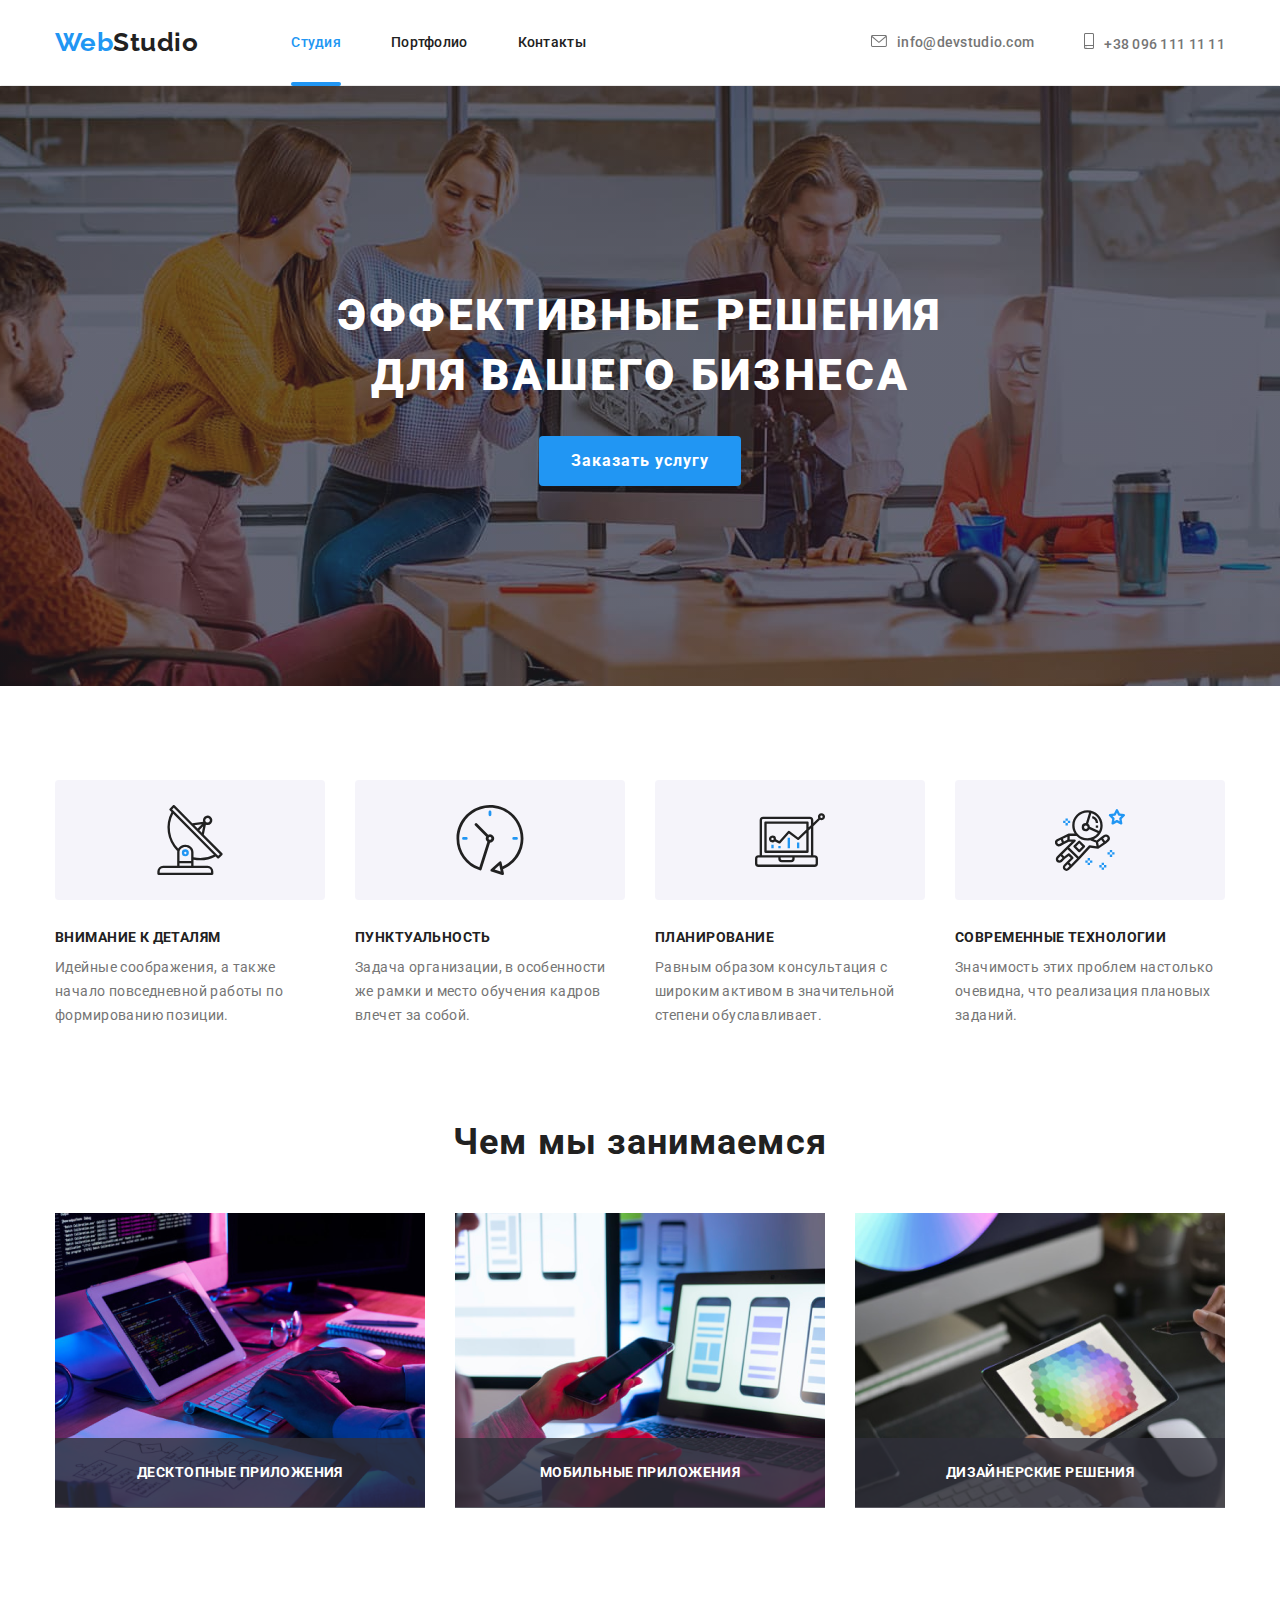
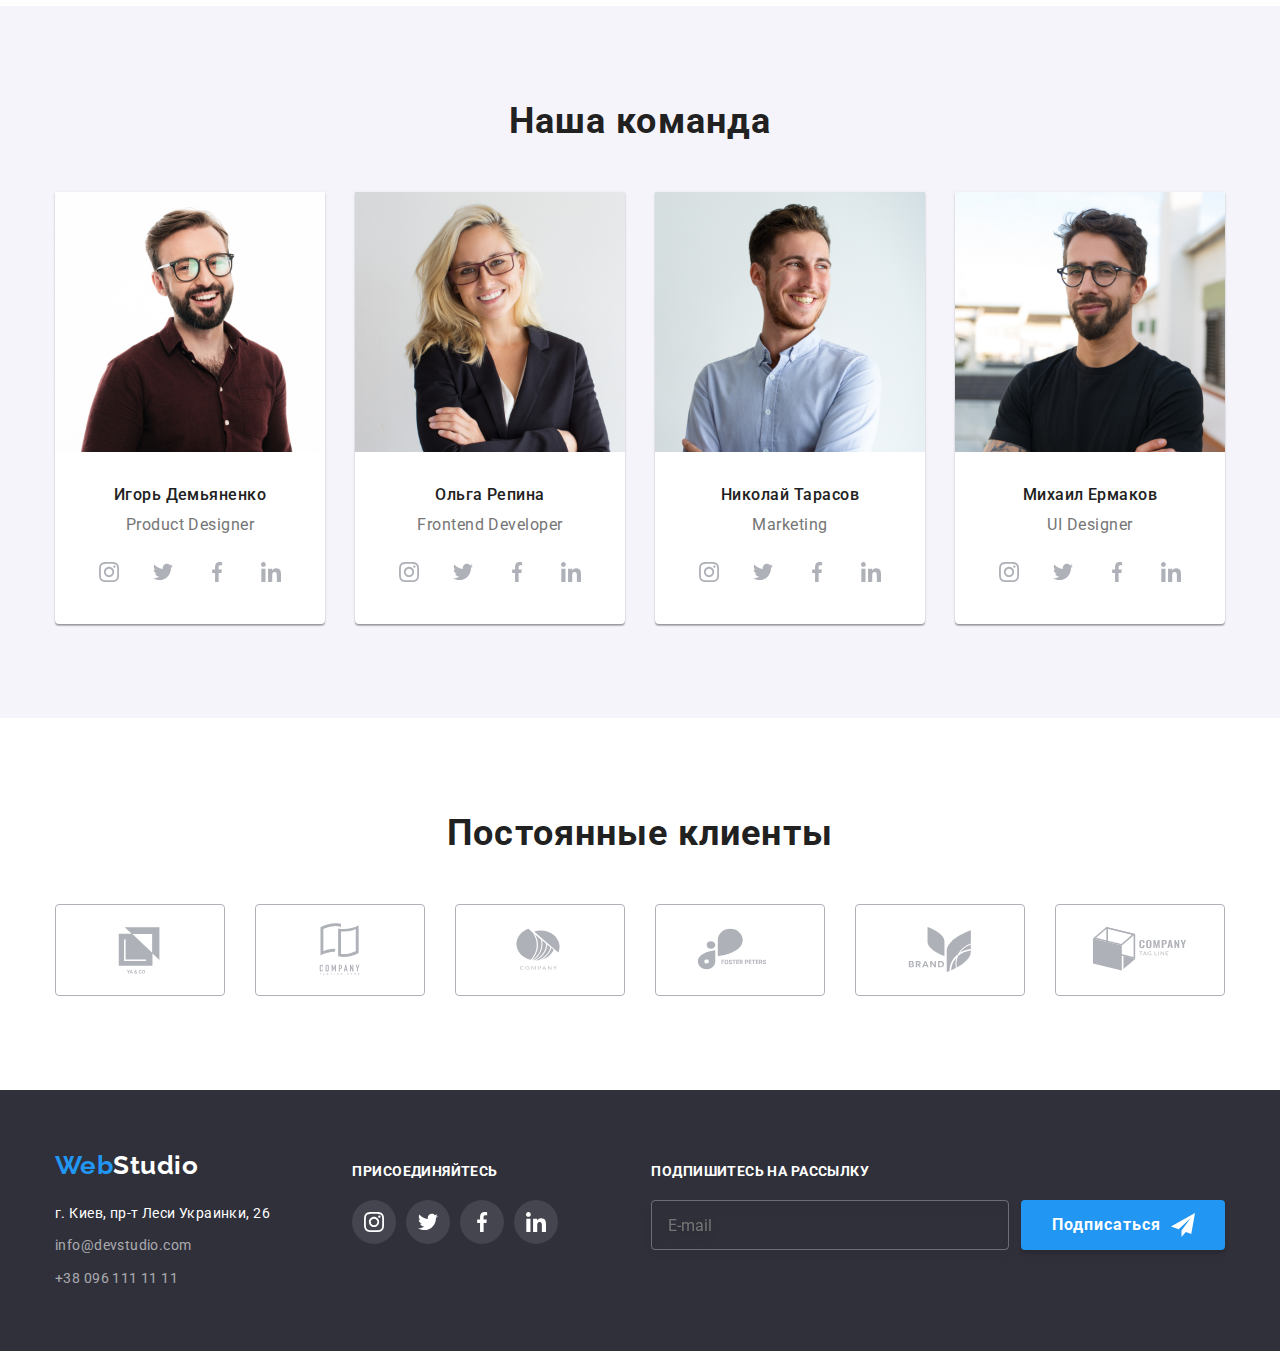
<file: index.html>
<!DOCTYPE html>
<html lang="en">

<head>
    <meta charset="UTF-8">
    <meta http-equiv="X-UA-Compatible" content="IE=edge">
    <meta name="viewport" content="width=device-width, initial-scale=1.0">
    <title>студия</title>
    <link rel="preconnect" href="https://fonts.googleapis.com">
    <link rel="preconnect" href="https://fonts.gstatic.com" crossorigin>
    <link
        href="https://fonts.googleapis.com/css2?family=Raleway:wght@700&family=Roboto:wght@400;500;700;900&display=swap"
        rel="stylesheet"/>
    <link href="https://cdnjs.cloudflare.com/ajax/libs/modern-normalize/1.1.0/modern-normalize.min.css" rel="stylesheet"/>    
    <link href="./css/styles.css" rel="stylesheet" />

</head>

<body>
    <!-- Верхняя линия -->
    <header class="section-header line">
        <!--navigation-->
    <div class="container">
        <nav class="page-nav">
            <div class="container-logo"><a class="logo" href="/">Web<span class="color-logo-header">Studio</span></a>
            </div>
            <ul class="site-nav list">
                <li class="nav-item"><a href="./index.html" class="link current">Студия</a></li>
                <li class="nav-item"><a href="./portfolio.html" class="link">Портфолио</a></li>
                <li class="nav-item"><a href="#contacts" class="link">Контакты</a></li>
            </ul>
        <!--contacts selection-->
            <ul class="contacts list">
                <li class="contacts-item"><a class="reference" href="mailto:info@devstudio.com" 
                    class="contacts-icon">
                    <svg class="mail-icon" width="16" height="12">
                        <use href="./images/symbol-defs.svg#icon-envelope"></use>
                    </svg>info@devstudio.com</a>
                </li> 
                <li class="contacts-item"><a class="reference" href="tel:+380961111111"
                    class="contacts-icon">
                    <svg class="mail-icon" width="10" height="16">
                        <use href="./images/symbol-defs.svg#icon-smartphone"></use>
                    </svg>+38 096 111 11 11</a>
                </li>
            </ul>
        </nav>
    </div>    
     </header>
    <main>
        <!--Шапка-->
        <section class="section section-services overlay cap">
            <div class="container">
                <h1 class="services-decision">Эффективные решения<br>для вашего бизнеса</h1>
                <button type="button" class="button primary" data-modal-open>Заказать услугу</button>
            </div>
            
        </section>
             
        <!--Особенности-->

        <section class="section section-exception exception">
            <div class="container">
                <ul class="feature list">
                    <li class="list-item icon-anten">
                        <h3 class="section-title">Внимание к деталям</h3>
                        <p class="section-title-list">
                            Идейные соображения, а также начало повседневной работы по формированию позиции.
                        </p>
                    </li>
                    <li class="list-item icon-clock">
                        <h3 class="section-title">Пунктуальность</h3>
                        <p class="section-title-list">
                            Задача организации, в особенности же рамки и место обучения кадров влечет за собой.
                        </p>
                    </li>
                    <li class="list-item icon-diagram">
                        <h3 class="section-title">Планирование</h3>
                        <p class="section-title-list">
                            Равным образом консультация с широким активом в значительной степени обуславливает.
                        </p>
                    </li>
                    <li class="list-item icon-astro">
                        <h3 class="section-title">Современные технологии</h3>
                        <p class="section-title-list">
                            Значимость этих проблем настолько очевидна, что реализация плановых заданий.
                        </p>
                    </li>
                </ul>
            </div>
        </section>
        
        <!--Чем мы занимаемся-->
        
        <section class="section-cooperate cooperate">
            <div class="container">
                <h2 class="team">Чем мы занимаемся</h2>
                <ul class="feature list">
                    <li class="team-list ">
                        <div class="label">
                        <img src="./images/box-1.png" alt="написание кода" width="370" height="294" />
                        <p class="label-text">Десктопные приложения</p>
                        </div>
                    </li>
                    <li class="team-list">
                        <div class="label">
                        <img src="./images/box-2.png" alt="мобильная адаптация" width="370" height="294" />
                        <p class="label-text">Мобильные приложения</p>
                        </div>
                    </li>
                    <li class="team-list">
                        <div class="label">
                        <img src="./images/box-3.png" alt="коррекция цвета" width="370" height="294" />
                        <p class="label-text">Дизайнерские решения</p>
                        </div>
                    </li>
                </ul>
            </div>
        </section>
        
        <!-- Наша команда -->
        
        <section class="section feature-team personnel">
            <div class="container ">
                <h2 class="team">Наша команда</h2>
                <ul class="feature team-text list">
                    <li class="name-list-icon">
                        <img src="./images/img1.jpg" alt="Игорь Демьяненко" width="270" height="260" />
                        <div class="name-list"><h3 class="name">Игорь Демьяненко</h3>
                          <p class="occupation">Product Designer</p>
                        <ul class="name-occupation list">
                            <li class="name-occupation-item">
                                <a href="" class="name-occupation-link">
                                    <svg class="name-occupation-icon" width="20" height="20">
                                        <use href="./images/symbol-defs.svg#icon-instagram"></use>
                                    </svg></a>
                            </li>
                            <li class="name-occupation-item">
                                <a href="" class="name-occupation-link">
                                    <svg class="name-occupation-icon" width="20" height="20">
                                        <use href="./images/symbol-defs.svg#icon-twitter">
                                    </use>
                                </svg></a>
                            </li>
                            <li class="name-occupation-item">
                                <a href="" class="name-occupation-link">
                                    <svg class="name-occupation-icon" width="20" height="20">
                                        <use href="./images/symbol-defs.svg#icon-facebook">
                                    </use>
                                </svg></a>
                            </li>
                            <li class="name-occupation-item">
                                <a href="" class="name-occupation-link">
                                    <svg class="name-occupation-icon" width="20" height="20">
                                       <use href="./images/symbol-defs.svg#icon-linkedin">
                                    </use>
                                </svg></a>
                            </li>
                        </ul>
                            
                        </div>
                    
                    </li>
                    <li class="name-list-icon">
                        <img src="./images/img2.jpg" alt="Ольга Репина" width="270" height="260" />
                        <div class="name-list"><h3 class="name">Ольга Репина</h3>
                         <p class="occupation">Frontend Developer</p>
                        <ul class="name-occupation list">
                            <li class="name-occupation-item">
                                <a href="" class="name-occupation-link">
                                    <svg class="name-occupation-icon" width="20" height="20">
                                        <use href="./images/symbol-defs.svg#icon-instagram"></use>
                                    </svg></a>
                            </li>
                            <li class="name-occupation-item">
                                <a href="" class="name-occupation-link">
                                    <svg class="name-occupation-icon" width="20" height="20">
                                        <use href="./images/symbol-defs.svg#icon-twitter">
                                        </use>
                                    </svg></a>
                            </li>
                            <li class="name-occupation-item">
                                <a href="" class="name-occupation-link">
                                    <svg class="name-occupation-icon" width="20" height="20">
                                        <use href="./images/symbol-defs.svg#icon-facebook">
                                        </use>
                                    </svg></a>
                            </li>
                            <li class="name-occupation-item">
                                <a href="" class="name-occupation-link">
                                    <svg class="name-occupation-icon" width="20" height="20">
                                        <use href="./images/symbol-defs.svg#icon-linkedin">
                                        </use>
                                    </svg></a>
                            </li>
                        </ul>
                        </div>
                    </li>
                    <li class="name-list-icon">
                        <img src="./images/img3.jpg" alt="Николай Тарасов" width="270" height="260" />
                        <div class="name-list"><h3 class="name">Николай Тарасов</h3>
                          <p class="occupation">Marketing</p>
                        <ul class="name-occupation list">
                            <li class="name-occupation-item">
                                <a href="" class="name-occupation-link">
                                    <svg class="name-occupation-icon" width="20" height="20">
                                        <use href="./images/symbol-defs.svg#icon-instagram"></use>
                                    </svg></a>
                            </li>
                            <li class="name-occupation-item">
                                <a href="" class="name-occupation-link">
                                    <svg class="name-occupation-icon" width="20" height="20">
                                        <use href="./images/symbol-defs.svg#icon-twitter">
                                        </use>
                                    </svg></a>
                            </li>
                            <li class="name-occupation-item">
                                <a href="" class="name-occupation-link">
                                    <svg class="name-occupation-icon" width="20" height="20">
                                        <use href="./images/symbol-defs.svg#icon-facebook">
                                        </use>
                                    </svg></a>
                            </li>
                            <li class="name-occupation-item">
                                <a href="" class="name-occupation-link">
                                    <svg class="name-occupation-icon" width="20" height="20">
                                        <use href="./images/symbol-defs.svg#icon-linkedin">
                                        </use>
                                    </svg></a>
                            </li>
                        </ul>
                        </div>
                    </li>
                    <li class="name-list-icon">
                        <img src="./images/img4.jpg" alt="Игорь Демьяненко" width="270" height="260" />
                        <div class="name-list"><h3 class="name">Михаил Ермаков</h3>
                          <p class="occupation">UI Designer</p>
                        <ul class="name-occupation list">
                            <li class="name-occupation-item">
                                <a href="" class="name-occupation-link">
                                    <svg class="name-occupation-icon" width="20" height="20">
                                        <use href="./images/symbol-defs.svg#icon-instagram"></use>
                                    </svg></a>
                            </li>
                            <li class="name-occupation-item">
                                <a href="" class="name-occupation-link">
                                    <svg class="name-occupation-icon" width="20" height="20">
                                        <use href="./images/symbol-defs.svg#icon-twitter">
                                        </use>
                                    </svg></a>
                            </li>
                            <li class="name-occupation-item">
                                <a href="" class="name-occupation-link">
                                    <svg class="name-occupation-icon" width="20" height="20">
                                        <use href="./images/symbol-defs.svg#icon-facebook">
                                     </use>
                                    </svg></a>
                            </li>
                            <li class="name-occupation-item">
                                <a href="" class="name-occupation-link">
                                    <svg class="name-occupation-icon" width="20" height="20">
                                        <use href="./images/symbol-defs.svg#icon-linkedin">
                                        </use>
                                    </svg></a>
                            </li>
                        </ul>
                        </div>
                    </li>
                </ul>
            </div>
        </section>
        <!-- Постоянные клиенты -->
        <section class="section section-clients clients">
            <div class="container">
                <div class="regular-clients"><h2 class="team">Постоянные клиенты</h2>
                    <ul class="name-client list">
                        <li class="name-client-item">
                            <a href="" class="name-client-link">
                            <svg class="name-client-icon" width="106" height="60">
                                <use href="./images/symbol-defs.svg#icon-Client1"></use> 
                            </svg></a>
                        </li>
                        <li class="name-client-item">   
                            <a href="" class="name-client-link">
                            <svg class="name-client-icon" width="106" height="60">
                                <use href="./images/symbol-defs.svg#icon-Client2"></use>
                            </svg></a>
                        </li>
                        <li class="name-client-item">
                            <a href="" class="name-client-link">
                            <svg class="name-client-icon" width="106" height="60">
                                <use href="./images/symbol-defs.svg#icon-Client3"></use>
                            </svg></a>
                        </li>
                        <li class="name-client-item">
                            <a href="" class="name-client-link">
                            <svg class="name-client-icon" width="106" height="60">
                                <use href="./images/symbol-defs.svg#icon-Client4"></use>
                            </svg></a>
                        </li>
                        <li class="name-client-item">
                            <a href="" class="name-client-link">
                            <svg class="name-client-icon" width="106" height="60">
                                <use href="./images/symbol-defs.svg#icon-Client5"></use>
                            </svg></a>
                        </li>
                        <li class="name-client-item">
                            <a href="" class="name-client-link">
                            <svg class="name-client-icon" width="106" height="60">
                                <use href="./images/symbol-defs.svg#icon-Client6"></use>
                            </svg></a>
                        </li>
                    </ul>
                </div>

            </div>
            
        </section>
        
    </main>
    <!-- Подвал -->
    
    <footer class="section page-footer cellar">
        <div class="container footer-container ">
            <div class="contacts-box">
             <div class="logo-footer"><a class="logo" href="/">Web<span class="color-logo-footer">Studio</span></a></div>
              <!--address-->
                <address id="contacts">
                    <ul class="list">
                            <li class="note-page" ><a class="page" href="https://goo.gl/maps/BZQKdsraXfpykEwU6" target="_blank"><span class="link-address">г. Киев,
                                        пр-т Леси Украинки, 26</span></a></li>
                            <li class="note-page"><a class="page" href="mailto:info@devstudio.com">info@devstudio.com</a></li>
                            <li class="note-page"><a class="page" href="tel:+380961111111">+38 096 111 11 11</a></li>
                    </ul>
                </address>
            </div>
            <!-- Social -->
            <div class="social">
                <h3 class="social-text">присоединяйтесь</h3>
                <ul class="name-social list">
                    <li class="name-social-item">
                        <a href="" class="name-social-link">
                            <svg class="name-social-icon" width="20" height="20">
                                <use href="./images/symbol-defs.svg#icon-instagram"></use>
                            </svg></a>
                    </li>
                    <li class="name-social-item">
                        <a href="" class="name-social-link">
                            <svg class="name-social-icon" width="20" height="20">
                                <use href="./images/symbol-defs.svg#icon-twitter">
                                </use>
                            </svg></a>
                    </li>
                    <li class="name-social-item">
                        <a href="" class="name-social-link">
                            <svg class="name-social-icon" width="20" height="20">
                                <use href="./images/symbol-defs.svg#icon-facebook">
                                </use>
                            </svg></a>
                    </li>
                    <li class="name-social-item">
                        <a href="" class="name-social-link">
                            <svg class="name-social-icon" width="20" height="20">
                                <use href="./images/symbol-defs.svg#icon-linkedin">
                                </use>
                            </svg></a>
                    </li>
                </ul>
            </div>
            <!-- Subscribe -->
            <div class="subscription">
                <h3 class="social-text">Подпишитесь на рассылку</h3>
                <form class="online-form">
                    <div class="online-wrap">
                        <input class="online-input" type="email"
                            name="user-mail"
                            class="online-modal-input" 
                            placeholder="E-mail" 
                            required id="user-mail"/>
                            <button class="subscription-type" type="submit"><span class="subscription-text">Подписаться</span>
                                <svg class="icon-icon-send" width="24" height="24">
                                    <use href="./SVG/icomoon/symbol-defs.svg#icon-icon-send"></use>
                                </svg>                                            
                               </button>                        

                    </div>

                </form>

            </div>
        </div>
    </footer>
    <div class="backdrop is-hidden" data-modal>
        <div class="modal">
            <button class="window-close " data-modal-close>
                <svg class="icon icon-close-black">
                <use href="./SVG/icomoon/symbol-defs.svg#icon-close-black-18""></use>
            </svg></button>
            <p class="modal-title">Оставьте свои данные, мы вам перезвоним</p>
            <form class="modal-form">
                <div class="form-filed">
                   <label for="user-name" class="modal-label">Имя</label>
                    <span class="form-filed-input"><input type="text"
                    name="user-name"
                    class="modal-input"
                    required
                    id="user-name"
                   />
                    <svg class="icon modal-icon" width="18" height="18">
                        <use href="./SVG/icomoon/symbol-defs.svg#icon-person-black-18dp-1"></use>
                    </svg>
                    </span>
                </div>
                <div class="form-filed">
                    <label for="user-tel" class="modal-label">Телефон</label>
                    <span class="form-filed-input"><input type="tel"
                    name="user-tel"
                    class="modal-input"
                    required
                    id="user-tel"
                    /><svg class="icon modal-icon" width="18" height="18">
                        <use href="./SVG/icomoon/symbol-defs.svg#icon-phone-black-18dp-1"></use>
                    </svg>
                    </span>
                </div>
                <div class="form-filed">                        
                    <label for="user-mail" class="modal-label">Почта</label>
                    <span class="form-filed-input">
                    <input type="email"
                    name="user-mail"
                    class="modal-input"
                    required
                    id="user-mail"
                    /><svg class="icon modal-icon" width="18" height="18">
                        <use xlink:href="./SVG/icomoon/symbol-defs.svg#icon-email-black-18dp-1"></use>
                    </svg>
                    </span>
                </div>
                
                <div class="form-filed"> 
                    <label for="user-text" class="modal-label">Комментарий</label>
                    <textarea
                    name="user-text"
                    id="user-text"
                    class="modal-text"
                    placeholder="Введите текст"
                    ></textarea>
                </div>
                <div class="position-text">
                    <div class="form-filed-check">
                        <input 
                        type="checkbox"
                        class="modal-check visually-hidden"
                        id="modal-check"
                        name="modal-check"
                        />
                    <label for="modal-check"
                           class="modal-check-text">
                           <span class="vector">
                        <svg class="modal-check-icon" width="16" height="15">
                            <use xlink:href="./SVG/icomoon/symbol-defs.svg#icon-check"></use>
                        </svg>
                    </span>Соглашаюсь с рассылкой и принимаю <span class="contract-condition-text">Условия договора</span> </label>  
                    </div>
                    <button class="button-send" type="submit"><span class="button-send-text">Oтправить</span></button>
                </div>
            </form>
        </div>
       
    </div>


    

 <script src="./js/modal.js"></script>
</body>

</html>
</file>
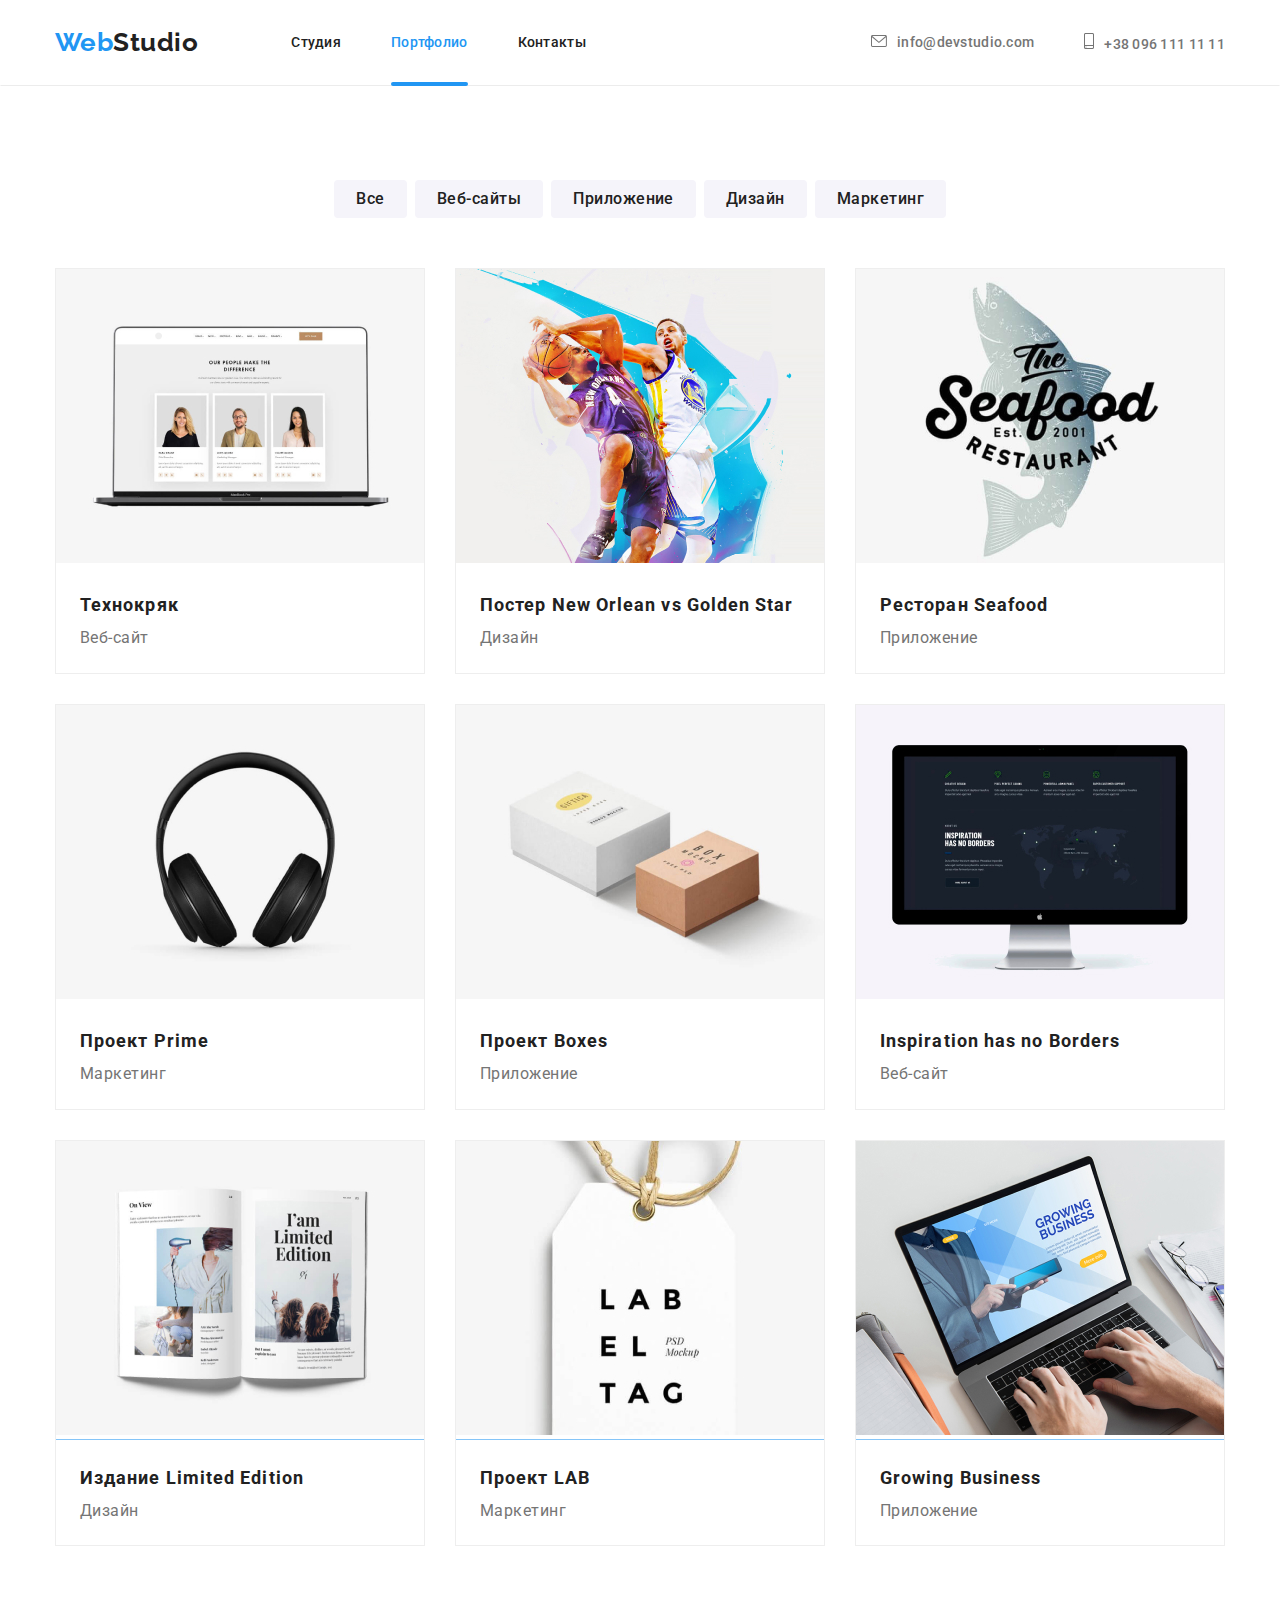
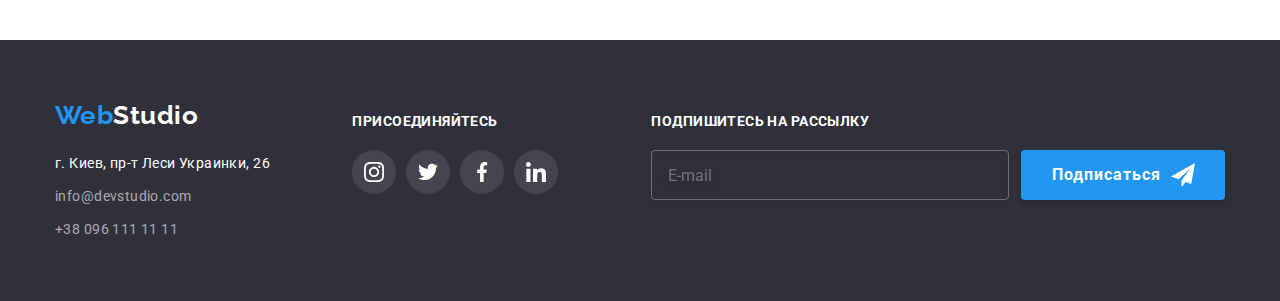
<file: portfolio.html>
<!DOCTYPE html>
<html lang="en">
<head>
    <meta charset="UTF-8">
    <meta http-equiv="X-UA-Compatible" content="IE=edge">
    <meta name="viewport" content="width=device-width, initial-scale=1.0">
    <title>Портфолио</title>
    <link rel="preconnect" href="https://fonts.googleapis.com">
    <link rel="preconnect" href="https://fonts.gstatic.com" crossorigin>
    <link href="https://fonts.googleapis.com/css2?family=Raleway:wght@700&family=Roboto:wght@400;500;700;900&display=swap" rel="stylesheet"/>
    <link href="https://cdnjs.cloudflare.com/ajax/libs/modern-normalize/1.1.0/modern-normalize.min.css" rel="stylesheet"/>
    <link href="./css/styles.css" rel="stylesheet" />
</head>
<body>
    <!-- Верхняя линия -->
    <header class="section-header line">
        <!--navigation-->
    <div class="container">
        <nav class="page-nav">
            <div class="container-logo"><a class="logo" href="/">Web<span class="color-logo-header">Studio</span></a>
            </div>
            <ul class="site-nav list">
                <li class="nav-item"><a href="./index.html" class="link ">Студия</a></li>
                <li class="nav-item"><a href="./portfolio.html" class="link current">Портфолио</a></li>
                <li class="nav-item"><a href="#contacts" class="link">Контакты</a></li>
            </ul>
        <!--contacts selection-->
            <ul class="contacts list">
                <li class="contacts-item"><a class="reference" href="mailto:info@devstudio.com" 
                    class="contacts-icon">
                    <svg class="mail-icon" width="16" height="12">
                        <use href="./images/symbol-defs.svg#icon-envelope"></use>
                    </svg>info@devstudio.com</a>
                </li> 
                <li class="contacts-item"><a class="reference" href="tel:+380961111111"
                    class="contacts-icon">
                    <svg class="mail-icon" width="10" height="16">
                        <use href="./images/symbol-defs.svg#icon-smartphone"></use>
                    </svg>+38 096 111 11 11</a>
                </li>
            </ul>
        </nav>
    </div>    
     </header>
    <main>
        <!--Портфолио-->
        <section class="section-examples">
            <div class="container">
                <!--Filters buttons-->
                <div class="filters-section">
                    <ul class="filters-bt list">
                        <li class="bt-item"><button type="button" class="button secondary">Все</button></li>
                        <li class="bt-item"><button type="button" class="button secondary">Веб-сайты</button></li>
                        <li class="bt-item"><button type="button" class="button secondary">Приложение</button></li>
                        <li class="bt-item"><button type="button" class="button secondary">Дизайн</button></li>
                        <li class="bt-item"><button type="button" class="button secondary">Маркетинг</button></li>
                    </ul>
                </div>
                <!--Examples-->
                <h1 class="visually-hidden">Примеры работ</h1>
                    <ul class="examples-blok list">
                        <li class="box-examples">
                            <div class="examples-wrap">
                                <img src="./images/img5.jpg" alt="Технокряк" width="370" height="294"/>
                                <p class="examples-top-text">Технокряк это современная площадка распространения коронавируса. Компании используют эту платформу для цифрового
                                   шпионажа и атак на защищённые сервера конкурентов.
                                </p>
                            </div>
                            <div class="box-text"><h2 class="example-name">Технокряк</h2>
                                <p class="direction">Веб-сайт</p>
                            </div>
                            
                        </li>
                        <li class="box-examples">
                           <div class="examples-wrap">                         
                                <img src="./images/img6.jpg" alt="Постер New Orlean vs Golden Star" width="370" height="294"/>
                                <p class="examples-top-text">Технокряк это современная площадка распространения коронавируса. Компании используют эту платформу для цифрового
                                    шпионажа и атак на защищённые сервера конкурентов.
                                </p>
                            </div>
                            <div class="box-text"><h2 class="example-name">Постер New Orlean vs Golden Star</h2>
                             <p class="direction">Дизайн</p>
                            </div>
                        </li>
                        <li class="box-examples">
                            <div class="examples-wrap">
                                <img src="./images/img7.jpg" alt="Ресторан Seafood" width="370" height="294"/>
                                <p class="examples-top-text">Технокряк это современная площадка распространения коронавируса. Компании используют эту платформу для цифрового
                                    шпионажа и атак на защищённые сервера конкурентов.</p>
                            </div>
                            <div class="box-text"><h2 class="example-name">Ресторан Seafood</h2>
                             <p class="direction">Приложение</p>
                            </div>
                        </li>
                        <li class="box-examples">
                            <div class="examples-wrap">
                                <img src="./images/img8.jpg" alt="Проект Prime" width="370" height="294"/>
                                <p class="examples-top-text">Технокряк это современная площадка распространения коронавируса. Компании используют эту платформу для цифрового
                                    шпионажа и атак на защищённые сервера конкурентов.</p>
                            </div>
                            <div class="box-text"><h2 class="example-name" >Проект Prime</h2>
                             <p class="direction">Маркетинг</p>
                            </div>
                        </li>
                        <li class="box-examples">
                            <div class="examples-wrap">
                                <img src="./images/img9.jpg" alt="Проект Boxes" width="370" height="294"/>
                                <p class="examples-top-text">Технокряк это современная площадка распространения коронавируса. Компании используют эту платформу для цифрового
                                    шпионажа и атак на защищённые сервера конкурентов.</p>
                            </div>
                            <div class="box-text"><h2 class="example-name">Проект Boxes</h2>
                             <p class="direction">Приложение</p>
                            </div>
                        </li>
                        <li class="box-examples">
                            <div class="examples-wrap">
                                <img src="./images/img10.jpg" alt="Inspiration has no Borders" width="370" height="294"/>
                                <p class="examples-top-text">Технокряк это современная площадка распространения коронавируса. Компании используют эту платформу для цифрового
                                    шпионажа и атак на защищённые сервера конкурентов.</p>
                            </div>
                            <div class="box-text"><h2 class="example-name">Inspiration has no Borders</h2>
                             <p class="direction">Веб-сайт</p>
                            </div>
                        </li>
                        <li class="box-examples">
                            <div class="examples-wrap">
                                <img src="./images/img11.jpg" alt="Издание Limited Edition" width="370" height="294"/>
                                <p class="examples-top-text">Технокряк это современная площадка распространения коронавируса. Компании используют эту
                                    платформу для цифрового
                                    шпионажа и атак на защищённые сервера конкурентов.</p>
                            </div>
                            <div class="box-text"><h2 class="example-name">Издание Limited Edition</h2>
                             <p class="direction">Дизайн</p>
                            </div>
                        </li>
                        <li class="box-examples">
                            <div class="examples-wrap">
                                <img src="./images/img12.jpg" alt="Проект LAB" width="370" height="294"/>
                                <p class="examples-top-text">Технокряк это современная площадка распространения коронавируса. Компании используют эту
                                    платформу для цифрового
                                    шпионажа и атак на защищённые сервера конкурентов.</p>
                            </div>
                            <div class="box-text"><h2 class="example-name">Проект LAB</h2>
                             <p class="direction">Маркетинг</p>
                            </div>
                        </li>
                        <li class="box-examples">
                            <div class="examples-wrap">
                                <img src="./images/img13.jpg" alt="Growing Business" width="370" height="294"/>
                                <p class="examples-top-text">Технокряк это современная площадка распространения коронавируса. Компании используют эту
                                    платформу для цифрового
                                    шпионажа и атак на защищённые сервера конкурентов.</p>
                            </div>
                            <div class="box-text"><h2 class="example-name">Growing Business</h2>
                             <p class="direction">Приложение</p>
                            </div>
                        </li>
                    </ul>
                   
            </div>
        </section>
    </main>
    <!-- Подвал -->
    </div>
    <footer class="section page-footer cellar">
        <div class="container footer-container ">
            <div class="contacts-box">
             <div class="logo-footer"><a class="logo" href="/">Web<span class="color-logo-footer">Studio</span></a></div>
              <!--address-->
                <address id="contacts">
                    <ul class="list">
                            <li class="note-page" ><a class="page" href="https://goo.gl/maps/BZQKdsraXfpykEwU6" target="_blank"><span class="link-address">г. Киев,
                                        пр-т Леси Украинки, 26</span></a></li>
                            <li class="note-page"><a class="page" href="mailto:info@devstudio.com">info@devstudio.com</a></li>
                            <li class="note-page"><a class="page" href="tel:+380961111111">+38 096 111 11 11</a></li>
                    </ul>
                </address>
            </div>
            <!-- Social -->
            <div class="social">
                <h3 class="social-text">присоединяйтесь</h3>
                <ul class="name-social list">
                    <li class="name-social-item">
                        <a href="" class="name-social-link">
                            <svg class="name-social-icon" width="20" height="20">
                                <use href="./images/symbol-defs.svg#icon-instagram">
                                </use>
                            </svg></a>
                    </li>
                    <li class="name-social-item">
                        <a href="" class="name-social-link">
                            <svg class="name-social-icon" width="20" height="20">
                                <use href="./images/symbol-defs.svg#icon-twitter">
                                </use>
                            </svg></a>
                    </li>
                    <li class="name-social-item">
                        <a href="" class="name-social-link">
                            <svg class="name-social-icon" width="20" height="20">
                                <use href="./images/symbol-defs.svg#icon-facebook">
                                </use>
                            </svg></a>
                    </li>
                    <li class="name-social-item">
                        <a href="" class="name-social-link">
                            <svg class="name-social-icon" width="20" height="20">
                                <use href="./images/symbol-defs.svg#icon-linkedin">
                                </use>
                            </svg></a>
                    </li>
                </ul>
            </div>
            <!-- Subscribe -->
            <div class="subscription">
                <h3 class="social-text">Подпишитесь на рассылку</h3>
                <form class="online-form">
                    <div class="online-wrap">
                        <input class="online-input" type="email" name="user-mail" class="online-modal-input" placeholder="E-mail"
                            required id="user-mail" />
                        <button class="subscription-type" type="submit"><span class="subscription-text">Подписаться</span>
                            <svg class="icon-icon-send" width="24" height="24">
                                <use href="./SVG/icomoon/symbol-defs.svg#icon-icon-send"></use>
                            </svg>
                        </button>
            
                    </div>
            
                </form>
            
            </div>
        </div>
    </footer>
    </div>
</body>
</html>
</file>
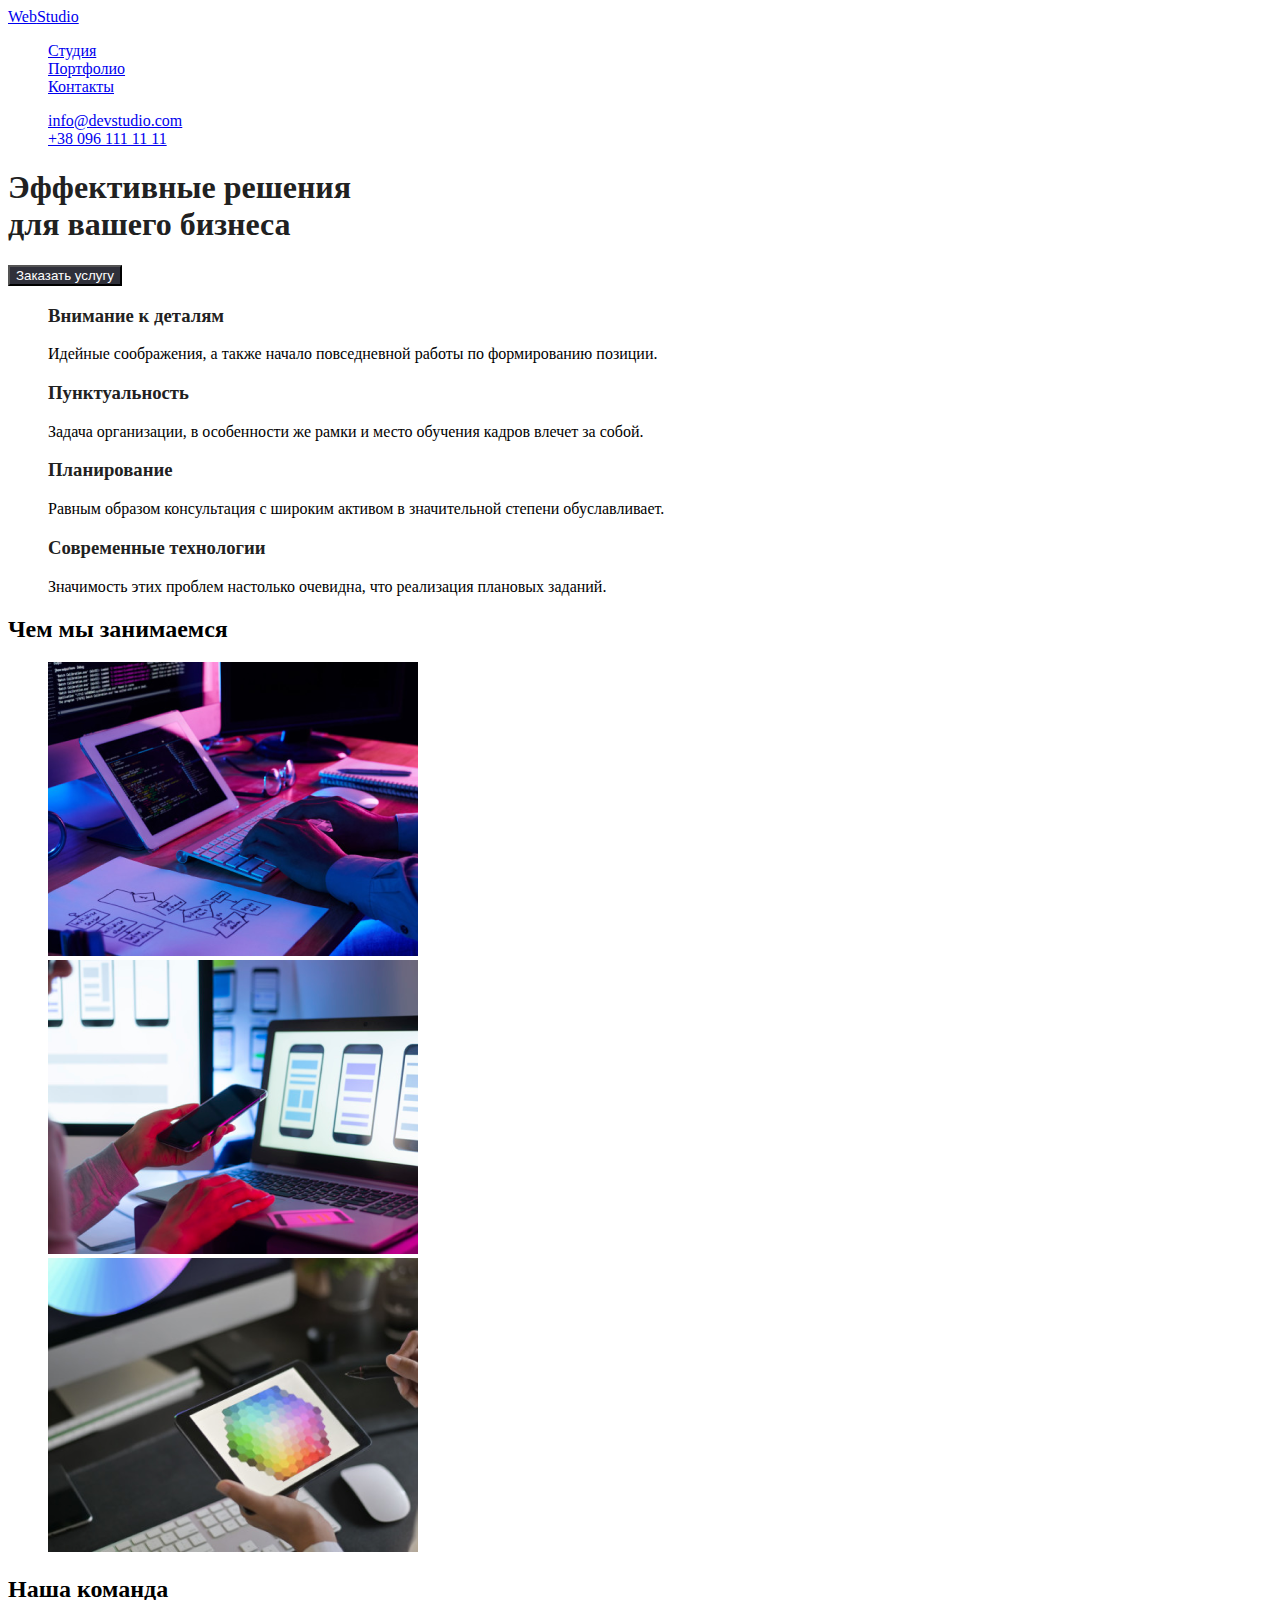
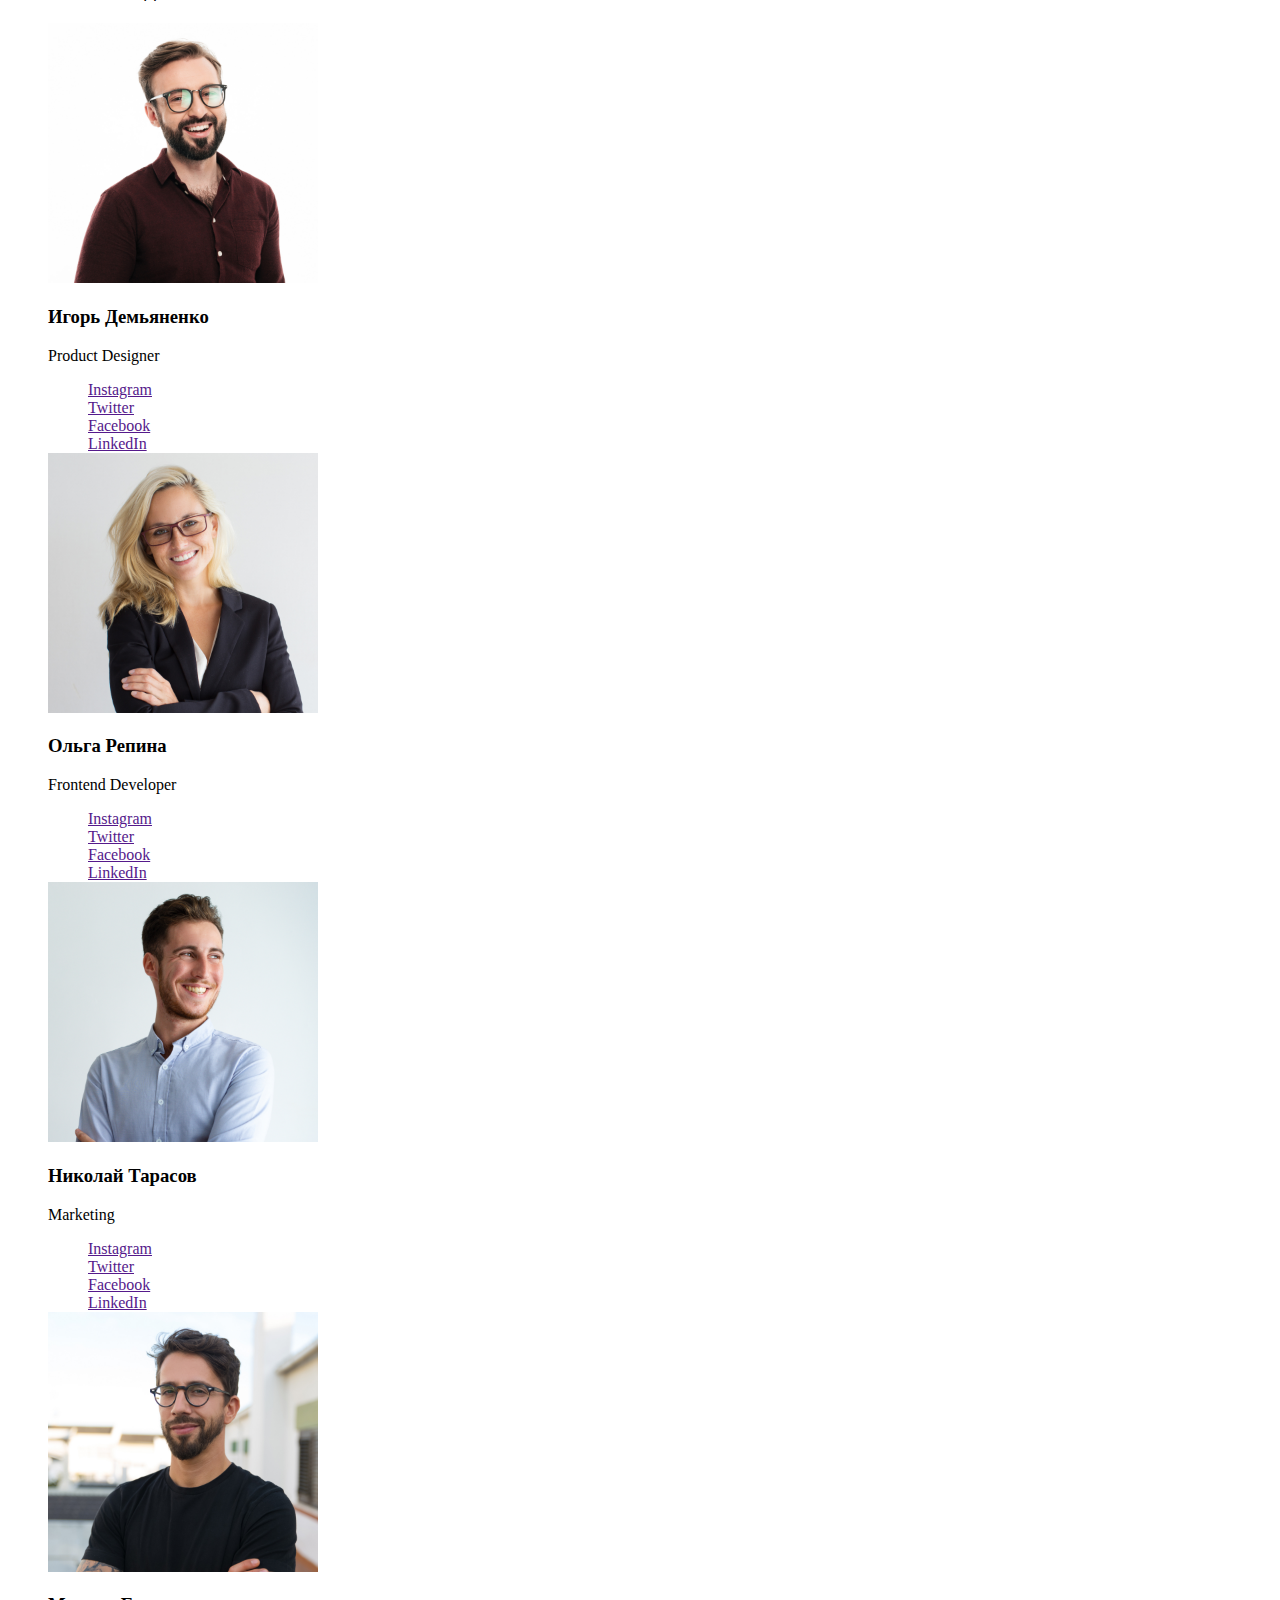
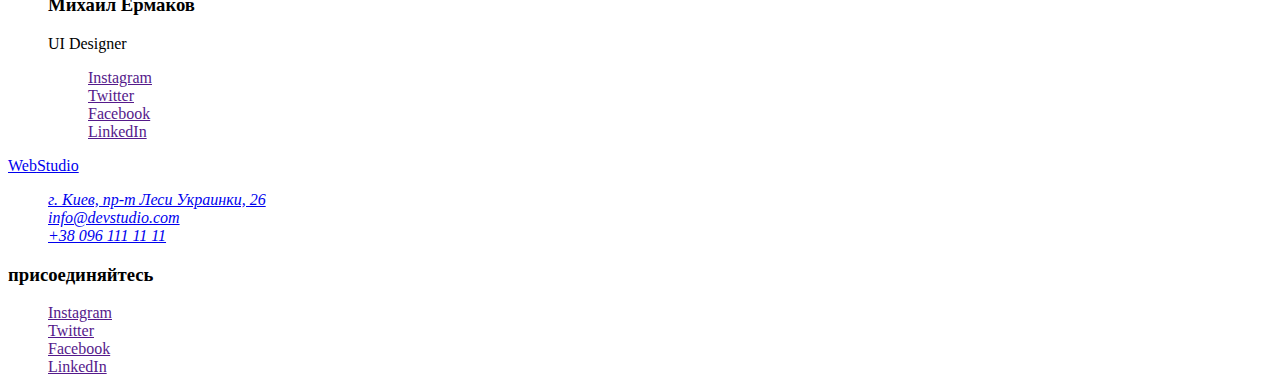
<file: variant.html>
<!DOCTYPE html>
<html lang="en">
<head>
    <meta charset="UTF-8">
    <meta http-equiv="X-UA-Compatible" content="IE=edge">
    <meta name="viewport" content="width=device-width, initial-scale=1.0">
    <title>студия</title>
    <link rel="preconnect" href="https://fonts.googleapis.com">
    <link rel="preconnect" href="https://fonts.gstatic.com" crossorigin>
    <link href="https://fonts.googleapis.com/css2?family=Raleway:wght@700&family=Roboto:wght@400;500;700;900&display=swap" rel="stylesheet">
    <link href="./css/style3.css"  rel="stylesheet" />
    
</head>
<body>
    <header>
            <!--navigation-->
            <nav>
                <a class="logo" href="/">Web<span class="color-logo-header">Studio</span></a>
                <ul class="site-nav list">
                    <li ><a href="./variant.html" class="link current">Студия</a></li>
                    <li ><a href="./portfolio.html" class="link current">Портфолио</a></li>
                    <li ><a href="#contacts" class="link current">Контакты</a></li>
                </ul>
            </nav>  
            <!--contacts selection-->   
            <ul class="contacts-reference list">
                <li><a href="mailto:info@devstudio.com">info@devstudio.com</a></li>
                <li><a href="tel:+380961111111">+38 096 111 11 11</a></li>
            </ul>
        
    </header>
        <main>    
            <!--Services-->
            <section class="section">
                <h1 class="section-title">Эффективные решения <br> для вашего бизнеса</h1>
                <button type="button" class="button primary">Заказать услугу</button>
            </section>
            <!--Our Features-->    
            <section class="section">
                <ul class="list">
                    <li>
                        <h3 class="section-title">Внимание к деталям</h3>
                        <p>
                            Идейные соображения, а также начало повседневной работы по формированию позиции.
                        </p>
                    </li>
                    <li>
                        <h3 class="section-title">Пунктуальность</h3>
                        <p>
                            Задача организации, в особенности же рамки и место обучения кадров влечет за собой.
                        </p>
                    </li><li>
                        <h3 class="section-title">Планирование</h3>
                        <p>
                            Равным образом консультация с широким активом в значительной степени обуславливает.
                        </p>
                    </li><li>
                        <h3 class="section-title">Современные технологии</h3>
                        <p>
                            Значимость этих проблем настолько очевидна, что реализация плановых заданий.
                        </p>
                    </li>

                </ul>
             </section>
                   
            <!--What do we do-->
            <section class="section" >
                <h2>Чем мы занимаемся</h2>
                <ul class="list">
                    <li>
                        <img src="./images/box-1.png" alt="написание кода" width="370" height="294" />
                        
                    </li>
                    <li>
                        <img src="./images/box-2.png" alt="мобильная адаптация" width="370" height="294"/>
                    </li>
                    <li>
                        <img src="./images/box-3.png" alt="коррекция цвета" width="370" height="294"/>
                    </li>
                </ul>
             </section>
            <!--our team-->
            <section class="section">
                <h2 class="team" >Наша команда</h2>
                <ul class="team-list list">
                    <li>
                        <img src="./images/img1.jpg" alt="Игорь Демьяненко" width="270" height="260"/>
                        <h3 class="name">Игорь Демьяненко</h3>
                        <p class="occupation">Product Designer</p>
                        <ul class="list">
                            <li><a href="" aria-label="Ссылка на Instagram">Instagram</a></li>
                            <li><a href="" aria-label="Ссылка на Twitter">Twitter</a></li>
                            <li><a href="" aria-label="Ссылка на Facebook">Facebook</a></li>
                            <li><a href="" aria-label="Ссылка на LinkedIn">LinkedIn</a></li>
                        </ul>


                    </li>
                    <li>
                        <img src="./images/img2.jpg" alt="Ольга Репина" width="270" height="260"/>
                        <h3 class="name">Ольга Репина</h3>
                        <p class="occupation">Frontend Developer</p>
                        <ul class="list" >
                            <li><a href="" aria-label="Ссылка на Instagram">Instagram</a></li>
                            <li><a href="" aria-label="Ссылка на Twitter">Twitter</a></li>
                            <li><a href="" aria-label="Ссылка на Facebook">Facebook</a></li>
                            <li><a href="" aria-label="Ссылка на LinkedIn">LinkedIn</a></li>
                        </ul>
                    </li>
                    <li>
                        <img src="./images/img3.jpg" alt="Николай Тарасов" width="270" height="260"/>
                        <h3 class="name">Николай Тарасов</h3>
                        <p class="occupation">Marketing</p>
                        <ul class="list">
                            <li><a href="" aria-label="Ссылка на Instagram">Instagram</a></li>
                            <li><a href="" aria-label="Ссылка на Twitter">Twitter</a></li>
                            <li><a href="" aria-label="Ссылка на Facebook">Facebook</a></li>
                            <li><a href="" aria-label="Ссылка на LinkedIn">LinkedIn</a></li>
                        </ul>
                    </li>
                    <li>
                        <img src="./images/img4.jpg" alt="Игорь Демьяненко" width="270" height="260"/>
                        <h3 class="name">Михаил Ермаков</h3>
                        <p class="occupation">UI Designer</p>
                        <ul class="list">
                            <li><a href="" aria-label="Ссылка на Instagram">Instagram</a></li>
                            <li><a href="" aria-label="Ссылка на Twitter">Twitter</a></li>
                            <li><a href="" aria-label="Ссылка на Facebook">Facebook</a></li>
                            <li><a href="" aria-label="Ссылка на LinkedIn">LinkedIn</a></li>
                        </ul>
                    </li>
                </ul>
            </section>
        </main>
    <footer class="page-footer">
        <a class="logo" href="/">Web<span class="color-logo-footer">Studio</span></a>
        <!--address-->
        <address id="contacts">
            <ul class="contacts-reference list">                
                <li><a href="https://goo.gl/maps/BZQKdsraXfpykEwU6" target="_blank" ><span class="link-address">г. Киев, пр-т Леси Украинки, 26</span></a></li>
                <li><a href="mailto:info@devstudio.com">info@devstudio.com</a></li>
                <li><a href="tel:+380961111111">+38 096 111 11 11</a></li>
            </ul>
         </address>
        <h3>присоединяйтесь</h3>
        <ul class="list">
            <li><a href="" aria-label="Ссылка на Instagram">Instagram</a></li>
            <li><a href="" aria-label="Ссылка на Twitter">Twitter</a></li>
            <li><a href="" aria-label="Ссылка на Facebook">Facebook</a></li>
            <li><a href="" aria-label="Ссылка на LinkedIn">LinkedIn</a></li>
        </ul>
    </footer>
    

</body>

</html>
</file>
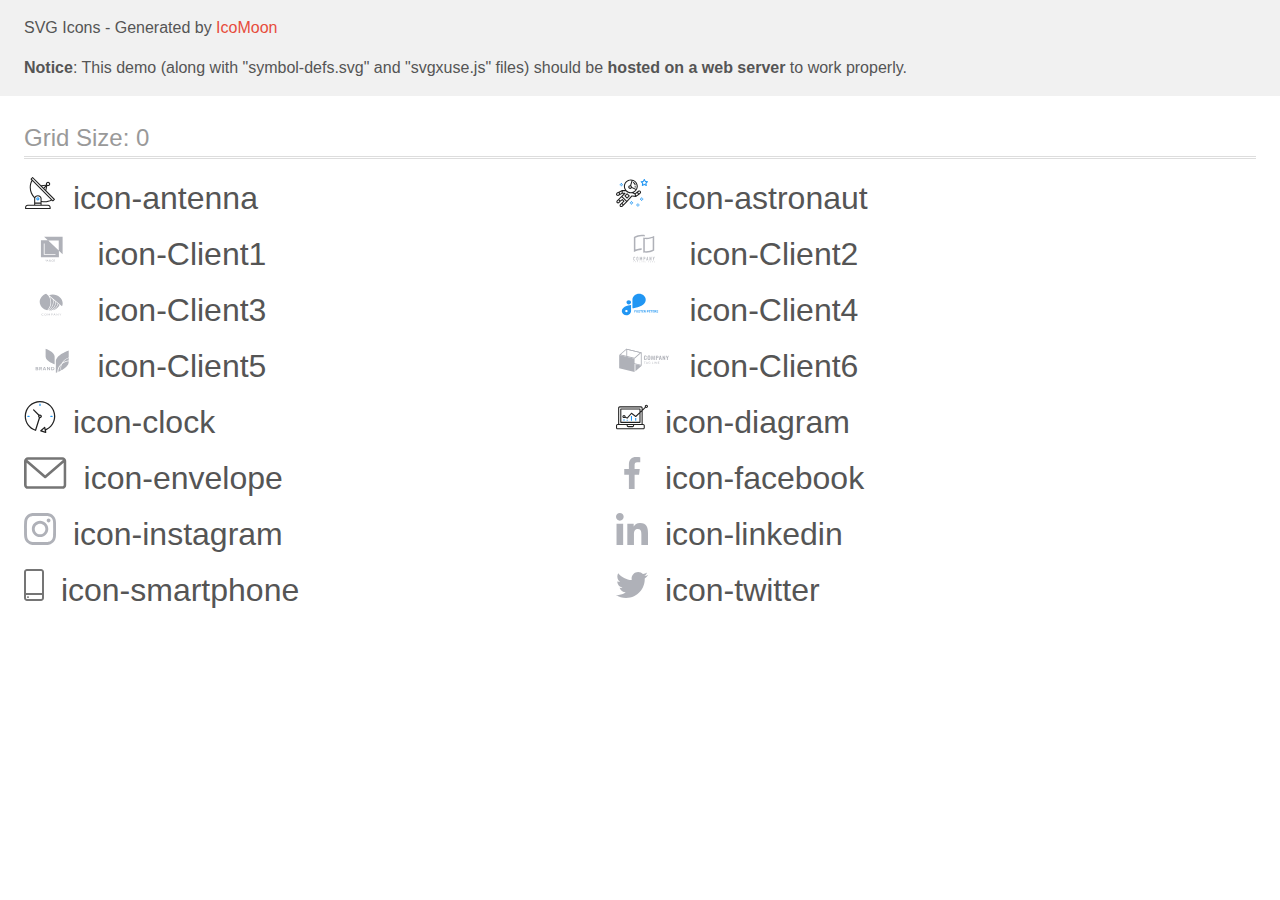
<file: SVG/icomoon/demo-external-svg.html>
<!doctype html>
<html>
<head>
    <title>IcoMoon - SVG Icons</title>
    <meta charset="utf-8">
    <meta name="viewport" content="width=device-width, initial-scale=1">
    <link rel="stylesheet" href="demo-files/demo.css">
    <link rel="stylesheet" href="style.css">
</head>
<body>
<header class="bgc1 clearfix">
<div class="mhl">
    <p>SVG Icons - Generated by <a href="https://icomoon.io/app">IcoMoon</a></p><p><strong>Notice</strong>: This demo (along with "symbol-defs.svg" and "svgxuse.js" files) should be <b>hosted on a web server</b> to work properly.</p>
</div>
</header>
    <div class="clearfix mhl ptl">
        <h1 class="mvm mtn fgc1">Grid Size: 0</h1>
        <div class="glyph fs1">
            <div class="clearfix pbs">
                <svg class="icon icon-antenna"><use xlink:href="symbol-defs.svg#icon-antenna"></use></svg><span class="name"> icon-antenna</span>
            </div>
        </div>
        <div class="glyph fs1">
            <div class="clearfix pbs">
                <svg class="icon icon-astronaut"><use xlink:href="symbol-defs.svg#icon-astronaut"></use></svg><span class="name"> icon-astronaut</span>
            </div>
        </div>
        <div class="glyph fs1">
            <div class="clearfix pbs">
                <svg class="icon icon-Client1"><use xlink:href="symbol-defs.svg#icon-Client1"></use></svg><span class="name"> icon-Client1</span>
            </div>
        </div>
        <div class="glyph fs1">
            <div class="clearfix pbs">
                <svg class="icon icon-Client2"><use xlink:href="symbol-defs.svg#icon-Client2"></use></svg><span class="name"> icon-Client2</span>
            </div>
        </div>
        <div class="glyph fs1">
            <div class="clearfix pbs">
                <svg class="icon icon-Client3"><use xlink:href="symbol-defs.svg#icon-Client3"></use></svg><span class="name"> icon-Client3</span>
            </div>
        </div>
        <div class="glyph fs1">
            <div class="clearfix pbs">
                <svg class="icon icon-Client4"><use xlink:href="symbol-defs.svg#icon-Client4"></use></svg><span class="name"> icon-Client4</span>
            </div>
        </div>
        <div class="glyph fs1">
            <div class="clearfix pbs">
                <svg class="icon icon-Client5"><use xlink:href="symbol-defs.svg#icon-Client5"></use></svg><span class="name"> icon-Client5</span>
            </div>
        </div>
        <div class="glyph fs1">
            <div class="clearfix pbs">
                <svg class="icon icon-Client6"><use xlink:href="symbol-defs.svg#icon-Client6"></use></svg><span class="name"> icon-Client6</span>
            </div>
        </div>
        <div class="glyph fs1">
            <div class="clearfix pbs">
                <svg class="icon icon-clock"><use xlink:href="symbol-defs.svg#icon-clock"></use></svg><span class="name"> icon-clock</span>
            </div>
        </div>
        <div class="glyph fs1">
            <div class="clearfix pbs">
                <svg class="icon icon-diagram"><use xlink:href="symbol-defs.svg#icon-diagram"></use></svg><span class="name"> icon-diagram</span>
            </div>
        </div>
        <div class="glyph fs1">
            <div class="clearfix pbs">
                <svg class="icon icon-envelope"><use xlink:href="symbol-defs.svg#icon-envelope"></use></svg><span class="name"> icon-envelope</span>
            </div>
        </div>
        <div class="glyph fs1">
            <div class="clearfix pbs">
                <svg class="icon icon-facebook"><use xlink:href="symbol-defs.svg#icon-facebook"></use></svg><span class="name"> icon-facebook</span>
            </div>
        </div>
        <div class="glyph fs1">
            <div class="clearfix pbs">
                <svg class="icon icon-instagram"><use xlink:href="symbol-defs.svg#icon-instagram"></use></svg><span class="name"> icon-instagram</span>
            </div>
        </div>
        <div class="glyph fs1">
            <div class="clearfix pbs">
                <svg class="icon icon-linkedin"><use xlink:href="symbol-defs.svg#icon-linkedin"></use></svg><span class="name"> icon-linkedin</span>
            </div>
        </div>
        <div class="glyph fs1">
            <div class="clearfix pbs">
                <svg class="icon icon-smartphone"><use xlink:href="symbol-defs.svg#icon-smartphone"></use></svg><span class="name"> icon-smartphone</span>
            </div>
        </div>
        <div class="glyph fs1">
            <div class="clearfix pbs">
                <svg class="icon icon-twitter"><use xlink:href="symbol-defs.svg#icon-twitter"></use></svg><span class="name"> icon-twitter</span>
            </div>
        </div>
  </div>
<script defer src="svgxuse.js"></script>
</body>
</html>
</file>
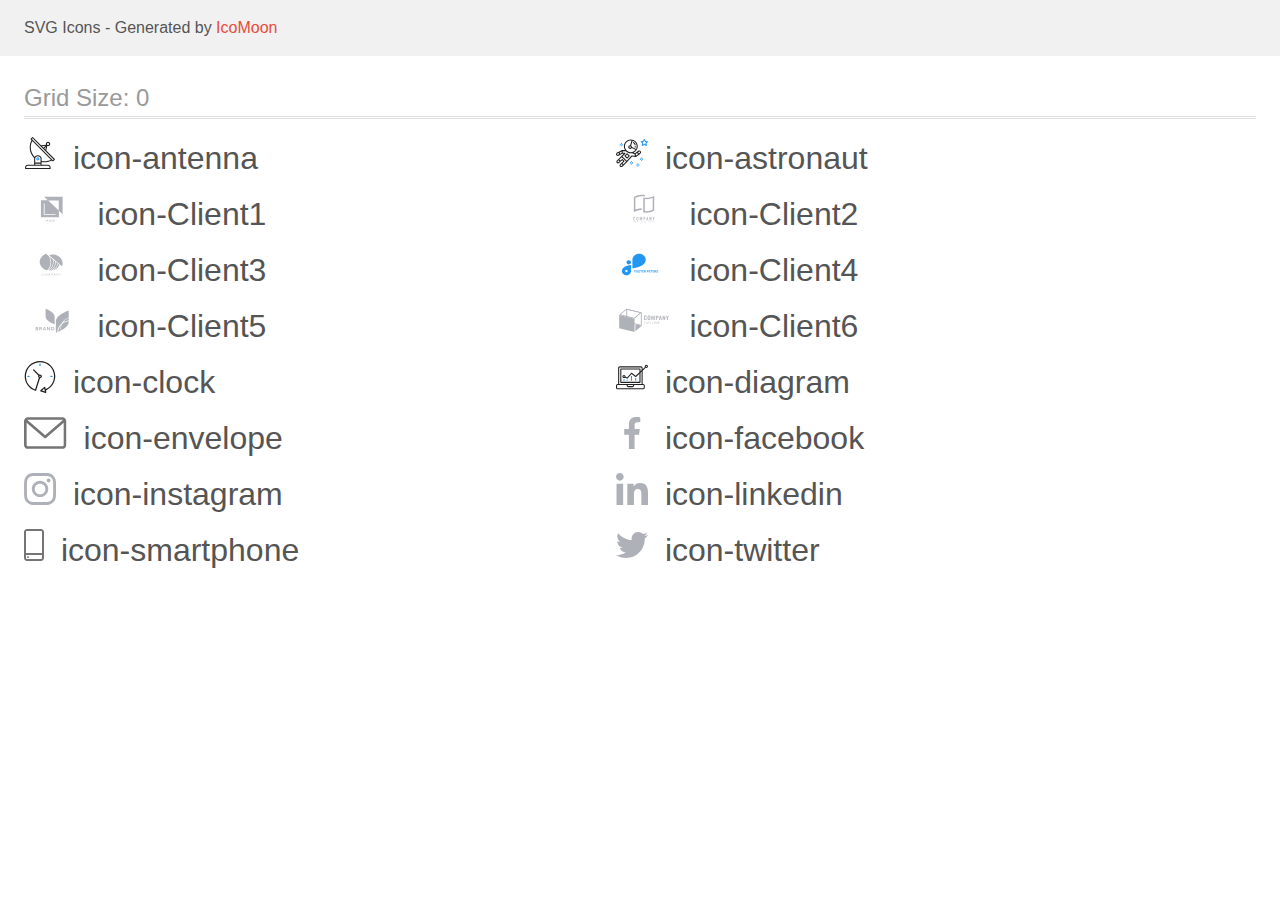
<file: SVG/icomoon/demo.html>
<!doctype html>
<html>
<head>
    <title>IcoMoon - SVG Icons</title>
    <meta charset="utf-8">
    <meta name="viewport" content="width=device-width, initial-scale=1">
    <link rel="stylesheet" href="demo-files/demo.css">
    <link rel="stylesheet" href="style.css">
</head>
<body>
<svg aria-hidden="true" style="position: absolute; width: 0; height: 0; overflow: hidden;" version="1.1" xmlns="http://www.w3.org/2000/svg" xmlns:xlink="http://www.w3.org/1999/xlink">
<defs>
<symbol id="icon-antenna" viewBox="0 0 32 32">
<path fill="#212121" style="fill: var(--color1, #212121)" d="M30.773 22.098l-8.443-8.505 0.937-4.616c0.225 0.090 0.485 0.144 0.758 0.146h0.007c0.008 0 0.017 0 0.026 0 1.192 0 2.159-0.967 2.159-2.159s-0.967-2.159-2.159-2.159c-1.192 0-2.159 0.967-2.159 2.159 0 0.259 0.046 0.508 0.13 0.739l-0.005-0.015-4.96 0.606-8.091-8.133c-0.096-0.098-0.229-0.159-0.376-0.16h-0c-0.14 0.001-0.274 0.057-0.373 0.155l-1.512 1.504c-0.096 0.097-0.156 0.23-0.156 0.377s0.060 0.281 0.156 0.377v0l0.814 0.825c-1.143 2.062-1.816 4.522-1.816 7.139 0 4.106 1.656 7.824 4.336 10.525l-0.001-0.001c0.043 0.041 0.092 0.074 0.146 0.097-0.032 0.164-0.051 0.353-0.052 0.546v6.188h-6.4c-1.472 0.001-2.666 1.194-2.667 2.666v1.067c0 0.295 0.239 0.534 0.534 0.534h24.534c0.294 0 0.533-0.239 0.533-0.534v-1.067c-0.002-1.472-1.195-2.665-2.666-2.666h-6.4v-2.742c1.003 0.21 2.024 0.317 3.049 0.32 2.58-0.003 5.005-0.663 7.117-1.822l-0.077 0.039 0.818 0.823c0.099 0.101 0.235 0.159 0.376 0.16 0.14-0.001 0.274-0.057 0.373-0.155l1.512-1.504c0.096-0.097 0.156-0.23 0.156-0.377s-0.060-0.281-0.156-0.377v0zM23.28 6.233c0.193-0.192 0.459-0.31 0.752-0.31 0.589 0 1.067 0.478 1.067 1.066s-0.477 1.066-1.067 1.066c-0 0-0 0-0 0h-0.004c-0.587-0.003-1.061-0.479-1.061-1.066 0-0.295 0.12-0.563 0.314-0.756l0-0h-0.002zM22.024 9.737l-0.598 2.946-1.175-1.183 1.774-1.763zM21.419 8.835l-1.92 1.909-1.486-1.493 3.406-0.416zM24.004 28.8c0.884 0 1.6 0.716 1.6 1.6v0 0.534h-23.466v-0.534c0-0.884 0.716-1.6 1.6-1.6v0h20.267zM16.538 26.666v1.067h-5.334v-1.067h5.334zM11.204 25.6v-4.053c0-1.294 1.196-2.346 2.667-2.346s2.667 1.053 2.667 2.346v4.053h-5.334zM17.604 23.904v-2.357c0-1.882-1.675-3.413-3.733-3.413-0.017-0-0.038-0-0.058-0-1.353 0-2.54 0.707-3.213 1.771l-0.009 0.016c-2.36-2.482-3.812-5.846-3.812-9.55 0-2.314 0.567-4.496 1.569-6.414l-0.036 0.077 18.602 18.709c-1.823 0.947-3.979 1.502-6.266 1.502-1.079 0-2.128-0.124-3.136-0.357l0.093 0.018zM28.893 23.22l-21.057-21.181 0.754-0.752 7.935 7.98c0.004 0 0.006 0.007 0.010 0.010l13.114 13.191-0.757 0.752z"></path>
<path fill="#2196f3" style="fill: var(--color2, #2196f3)" d="M13.876 20.267h-0.005c-0.001 0-0.002 0-0.002 0-0.884 0-1.6 0.716-1.6 1.6s0.715 1.599 1.597 1.6h0.005c0.001 0 0.001 0 0.002 0 0.884 0 1.6-0.716 1.6-1.6s-0.715-1.599-1.598-1.6h-0zM14.249 22.245c-0.096 0.096-0.229 0.155-0.376 0.155-0.295 0-0.534-0.239-0.534-0.534s0.238-0.533 0.532-0.533h0c0.293 0.001 0.531 0.239 0.531 0.533 0 0.148-0.060 0.282-0.157 0.378l-0 0h0.005z"></path>
</symbol>
<symbol id="icon-astronaut" viewBox="0 0 32 32">
<path fill="#2196f3" style="fill: var(--color2, #2196f3)" d="M31.974 4.524c-0.064-0.191-0.227-0.332-0.427-0.362l-0.003-0-1.911-0.278-0.855-1.731c-0.179-0.365-0.777-0.365-0.956 0l-0.855 1.731-1.911 0.278c-0.26 0.039-0.457 0.26-0.457 0.528 0 0.15 0.062 0.285 0.161 0.382l1.383 1.348-0.326 1.903c-0.034 0.2 0.048 0.402 0.212 0.522 0.166 0.12 0.383 0.135 0.562 0.040l1.709-0.899 1.709 0.899c0.072 0.038 0.157 0.061 0.247 0.061 0.295 0 0.534-0.239 0.534-0.534 0-0.031-0.003-0.062-0.008-0.092l0 0.003-0.326-1.903 1.383-1.348c0.099-0.097 0.161-0.233 0.161-0.382 0-0.059-0.009-0.115-0.027-0.168l0.001 0.004zM29.511 5.851c-0.126 0.122-0.183 0.299-0.153 0.472l0.191 1.114-1-0.526c-0.072-0.039-0.158-0.062-0.249-0.062s-0.177 0.023-0.252 0.063l0.003-0.001-1 0.526 0.191-1.114c0.005-0.027 0.008-0.059 0.008-0.091 0-0.149-0.061-0.285-0.16-0.381l-0-0-0.811-0.79 1.119-0.162c0.174-0.025 0.324-0.134 0.402-0.292l0.5-1.013 0.5 1.013c0.078 0.158 0.228 0.267 0.402 0.292l1.119 0.162-0.809 0.79zM26.134 20.522h-1.067v1.067h1.067v-1.067zM26.134 22.656h-1.067v1.066h1.067v-1.066zM27.2 21.589h-1.067v1.067h1.067v-1.067zM25.067 21.589h-1.067v1.067h1.067v-1.067zM22.4 26.389h-1.067v1.067h1.067v-1.067zM22.4 28.523h-1.067v1.067h1.067v-1.067zM23.467 27.456h-1.067v1.067h1.067v-1.067zM21.334 27.456h-1.067v1.067h1.067v-1.067zM16 24.256h-1.066v1.067h1.066v-1.067zM16 26.389h-1.066v1.067h1.066v-1.067zM17.067 25.322h-1.067v1.067h1.067v-1.067zM14.934 25.322h-1.067v1.067h1.067v-1.067zM5.867 6.122h-1.066v1.066h1.066v-1.066zM5.867 8.256h-1.066v1.066h1.066v-1.066zM6.933 7.189h-1.067v1.067h1.066v-1.067zM4.8 7.189h-1.067v1.067h1.067v-1.067z"></path>
<path fill="#212121" style="fill: var(--color1, #212121)" d="M24.715 14.16c-0.28-0.376-0.698-0.636-1.179-0.703l-0.009-0.001c-0.076-0.012-0.164-0.018-0.254-0.018-0.411 0-0.789 0.139-1.090 0.373l0.004-0.003-1.253 0.96-1.898 1.417-1.358-0.541c2.421-1.086 4.113-3.508 4.113-6.32 0-3.823-3.122-6.934-6.961-6.934s-6.961 3.11-6.961 6.934c0 1.386 0.415 2.674 1.12 3.759l-2.768-0.024c-0.009 0-0.016 0.005-0.023 0.005-0.057 0.003-0.11 0.014-0.159 0.033l0.004-0.001c-0.013 0.005-0.026 0.007-0.038 0.013-0.006 0.003-0.013 0.003-0.019 0.006l-3.233 1.596c-0 0-0.001 0-0.001 0.001l-1.893 0.91c-0.024 0.011-0.045 0.023-0.065 0.036l0.001-0.001c-0.482 0.324-0.795 0.867-0.795 1.483 0 0.297 0.073 0.577 0.201 0.823l-0.005-0.010c0.22 0.424 0.592 0.742 1.043 0.885l0.013 0.003c0.161 0.053 0.345 0.083 0.537 0.083 0.308 0 0.598-0.078 0.851-0.216l-0.009 0.005 1.388-0.738 2.264-1.169 1.357-0.008-5.442 5.415c0 0.001-0.001 0.001-0.001 0.001l-1.339 1.333c-0.303 0.299-0.491 0.714-0.491 1.173 0 0.002 0 0.003 0 0.005v-0c0.002 0.919 0.748 1.664 1.667 1.664 0.001 0 0.002 0 0.002 0h-0c0.428 0 0.854-0.162 1.18-0.485l1.314-1.309 1.741-1.3 0.901 0.897-3.102 3.088c-0.303 0.299-0.491 0.714-0.491 1.173 0 0.001 0 0.003 0 0.004v-0c0 0.445 0.174 0.864 0.49 1.179 0.302 0.3 0.717 0.485 1.176 0.485 0.001 0 0.002 0 0.003 0h-0c0.427 0 0.855-0.162 1.18-0.485l4.488-4.472c0.007-0.006 0.016-0.009 0.022-0.016l5.166-5.658 3.471 0.494c0.025 0.004 0.050 0.006 0.075 0.006 0.064 0 0.127-0.016 0.187-0.038 0.017-0.006 0.032-0.015 0.049-0.023 0.019-0.010 0.039-0.015 0.058-0.027l3.213-2.133c0.012-0.008 0.018-0.021 0.029-0.030 0.013-0.010 0.029-0.014 0.041-0.026l1.271-1.191c0.348-0.326 0.564-0.787 0.564-1.3 0-0.4-0.132-0.769-0.355-1.066l0.003 0.005zM2.13 17.77c-0.098 0.054-0.215 0.086-0.34 0.086-0.078 0-0.153-0.013-0.224-0.036l0.005 0.001c-0.294-0.093-0.504-0.364-0.504-0.683 0-0.235 0.114-0.444 0.289-0.575l0.002-0.001 1.314-0.632 0.316 0.924 0.133 0.389-0.992 0.527zM5.627 15.942l-1.548 0.8-0.255-0.746-0.184-0.537 2.027-1.001-0.040 1.484zM20.727 9.322c0 0.918-0.219 1.785-0.599 2.56l-4.181-1.899c-0.044-0.575-0.342-1.072-0.782-1.384l-0.006-0.004 1.464-4.861c2.377 0.757 4.104 2.975 4.104 5.588zM8.938 9.322c0-3.235 2.644-5.867 5.894-5.867 0.253 0 0.5 0.022 0.745 0.053l-1.432 4.753c-0.019 0-0.037-0.006-0.057-0.006-0 0-0.001 0-0.001 0-1.032 0-1.869 0.835-1.872 1.867v0c0.003 1.031 0.84 1.867 1.872 1.867 0 0 0 0 0.001 0h-0c0.695 0 1.295-0.383 1.618-0.944l3.863 1.755c-1.075 1.447-2.795 2.39-4.737 2.39-3.25 0-5.894-2.632-5.894-5.867zM14.895 10.122c0 0.441-0.362 0.8-0.806 0.8-0 0-0.001 0-0.001 0-0.443 0-0.802-0.358-0.804-0.8v-0c0-0.441 0.361-0.8 0.806-0.8s0.806 0.359 0.806 0.8zM2.464 25.146c-0.11 0.109-0.261 0.176-0.428 0.176s-0.317-0.067-0.427-0.175l0 0c-0.109-0.108-0.176-0.257-0.176-0.422s0.067-0.314 0.176-0.422l0-0 0.962-0.959 0.852 0.848-0.959 0.954zM5.678 28.88c-0.11 0.109-0.261 0.176-0.428 0.176s-0.317-0.067-0.427-0.175l0 0c-0.109-0.108-0.176-0.257-0.176-0.422s0.067-0.314 0.176-0.422l0-0 0.963-0.959 0.852 0.848-0.96 0.955zM9.16 25.411l-0.001 0.001-1.765 1.76-0.852-0.848 1.765-1.757c0.040-0.040 0.065-0.088 0.090-0.136 0.007-0.014 0.020-0.026 0.026-0.040 0.016-0.041 0.019-0.085 0.026-0.128 0.003-0.025 0.014-0.048 0.014-0.073 0-0.035-0.013-0.070-0.020-0.105-0.006-0.032-0.006-0.064-0.019-0.096-0.025-0.053-0.055-0.098-0.092-0.138l0 0c-0.010-0.012-0.014-0.026-0.025-0.038h-0.001s0-0.001-0.001-0.002l-1.607-1.6c-0.017-0.017-0.039-0.024-0.058-0.038-0.025-0.021-0.054-0.040-0.084-0.056l-0.003-0.001c-0.026-0.012-0.058-0.023-0.090-0.031l-0.003-0.001c-0.030-0.009-0.065-0.017-0.101-0.020l-0.002-0c-0.007-0-0.015-0-0.023-0-0.026 0-0.051 0.002-0.075 0.005l0.003-0c-0.036 0.005-0.069 0.009-0.104 0.021s-0.064 0.027-0.094 0.045c-0.020 0.011-0.043 0.015-0.061 0.029l-1.774 1.324-0.901-0.897 2.399-2.386 4.36 4.289-0.928 0.919zM15.979 18.394c-0.016-0.002-0.030 0.004-0.046 0.003-0.008-0-0.017-0.001-0.027-0.001-0.031 0-0.062 0.003-0.092 0.008l0.003-0c-0.070 0.011-0.132 0.035-0.187 0.070l0.002-0.001c-0.030 0.018-0.057 0.037-0.083 0.061-0.013 0.011-0.028 0.016-0.040 0.029l-4.698 5.146-4.328-4.256 2.833-2.818c0.096-0.097 0.156-0.23 0.156-0.377 0-0.295-0.239-0.534-0.534-0.534-0.001 0-0.001 0-0.002 0h0l-2.219 0.013 0.028-1.607 3.104 0.027c1.264 1.297 3.027 2.101 4.978 2.101 0.001 0 0.002 0 0.003 0h-0c0.438 0 0.864-0.046 1.28-0.122 0.040 0.032 0.080 0.064 0.129 0.085l2.41 0.96 0.152 0.758 0.178 0.886-3.003-0.427zM20.020 18.572l-0.313-1.558 1.446-1.080 0.946 1.257-2.080 1.381zM23.773 15.741l-0.837 0.785-0.931-1.236 0.831-0.637c0.155-0.119 0.351-0.168 0.543-0.143 0.193 0.027 0.364 0.128 0.48 0.284 0.088 0.117 0.141 0.265 0.141 0.426 0 0.206-0.087 0.391-0.226 0.521l-0 0z"></path>
<path fill="#212121" style="fill: var(--color1, #212121)" d="M13.602 18.544l-2.143-2.134c-0.096-0.096-0.229-0.155-0.376-0.155s-0.28 0.059-0.376 0.155l-2.143 2.133c-0.097 0.097-0.156 0.23-0.156 0.378s0.060 0.281 0.156 0.378l-0-0 2.142 2.134c0.096 0.096 0.229 0.156 0.376 0.156s0.28-0.059 0.376-0.156v0l2.143-2.134c0.097-0.097 0.157-0.23 0.157-0.378s-0.060-0.281-0.157-0.378l-0-0zM11.083 20.303l-1.387-1.381 1.386-1.381 1.387 1.381-1.387 1.381zM17.164 5.071l-0.258 1.036c0.071 0.018 1.738 0.452 1.738 2.149h1.067c0-2.017-1.666-2.965-2.547-3.184zM19.711 9.322h-1.067v1.066h1.067v-1.066z"></path>
</symbol>
<symbol id="icon-Client1" viewBox="0 0 57 32">
<path fill="#afb1b8" style="fill: var(--color3, #afb1b8)" d="M20.267 3.733l3.738 3.538-6.938-0.004v17.167h18.133v-6.564l3.733 3.534v-17.671h-18.667zM35.036 17.455l-10.597-10.032h10.597v10.032zM31.746 21.923h-11.81v-11.545h0.835v10.763h10.975v0.781zM22.725 26.72l-0.436 0.899-0.436-0.899h-0.366l0.637 1.198v0.698h0.331v-0.698l0.635-1.198h-0.364zM23.274 28.616l0.154-0.442h0.734l0.155 0.442h0.344l-0.717-1.896h-0.296l-0.716 1.896h0.342zM23.794 27.123l0.275 0.786h-0.549l0.275-0.787zM25.531 27.863c-0.045 0.067-0.071 0.149-0.071 0.238 0 0.001 0 0.002 0 0.003v-0c0 0.16 0.056 0.29 0.168 0.389s0.263 0.149 0.45 0.149c0.188 0 0.349-0.051 0.485-0.153l0.107 0.126h0.367l-0.278-0.33c0.109-0.149 0.164-0.341 0.164-0.574h-0.275c0 0.128-0.027 0.244-0.079 0.348l-0.366-0.432 0.129-0.094c0.078-0.053 0.144-0.119 0.195-0.195l0.002-0.003c0.038-0.061 0.060-0.136 0.060-0.216 0-0.001 0-0.002 0-0.003v0c0-0.002 0-0.005 0-0.007 0-0.117-0.051-0.221-0.132-0.293l-0-0c-0.084-0.076-0.197-0.123-0.32-0.123-0.007 0-0.013 0-0.020 0l0.001-0c-0.153 0-0.274 0.044-0.364 0.13s-0.135 0.203-0.135 0.352c0 0.061 0.014 0.123 0.043 0.189 0.030 0.065 0.082 0.144 0.155 0.237-0.14 0.101-0.235 0.188-0.282 0.261zM26.387 28.283c-0.081 0.066-0.185 0.106-0.299 0.107h-0c-0.005 0-0.010 0-0.015 0-0.082 0-0.156-0.031-0.212-0.083l0 0c-0.052-0.052-0.085-0.123-0.085-0.203 0-0.004 0-0.007 0-0.011l-0 0.001c0-0.101 0.052-0.192 0.156-0.271l0.041-0.029 0.414 0.489zM26.047 27.443c-0.090-0.11-0.134-0.202-0.134-0.275 0-0.063 0.019-0.116 0.055-0.157 0.034-0.039 0.084-0.063 0.139-0.063 0.003 0 0.005 0 0.008 0h-0c0.002-0 0.004-0 0.007-0 0.052 0 0.1 0.020 0.135 0.054l-0-0c0.037 0.035 0.056 0.077 0.056 0.126 0 0.002 0 0.005 0 0.007 0 0.071-0.031 0.134-0.080 0.177l-0 0-0.041 0.032-0.145 0.099zM29.133 28.473c0.13-0.114 0.205-0.272 0.224-0.474h-0.328c-0.018 0.135-0.059 0.232-0.124 0.29s-0.163 0.087-0.292 0.087c-0.141 0-0.249-0.054-0.323-0.162s-0.11-0.264-0.11-0.469v-0.167c0.002-0.203 0.041-0.355 0.117-0.46 0.077-0.105 0.188-0.157 0.331-0.157 0.123 0 0.217 0.030 0.28 0.091s0.104 0.158 0.12 0.294h0.328c-0.021-0.207-0.095-0.368-0.222-0.482s-0.296-0.171-0.506-0.171c-0.155 0-0.292 0.037-0.411 0.111-0.119 0.076-0.213 0.183-0.27 0.31l-0.002 0.005c-0.060 0.133-0.096 0.288-0.096 0.451 0 0.008 0 0.016 0 0.023l-0-0.001v0.177c0.003 0.174 0.035 0.327 0.098 0.46s0.151 0.234 0.266 0.306c0.116 0.071 0.249 0.107 0.4 0.107 0.216 0 0.389-0.056 0.519-0.169zM31.069 28.207c0.064-0.141 0.097-0.304 0.097-0.49v-0.105c0-0.006 0-0.013 0-0.020 0-0.169-0.036-0.329-0.102-0.473l0.003 0.007c-0.060-0.134-0.156-0.243-0.274-0.318l-0.003-0.002c-0.119-0.075-0.256-0.112-0.411-0.112s-0.291 0.037-0.411 0.113c-0.119 0.075-0.211 0.182-0.277 0.324-0.062 0.137-0.098 0.297-0.098 0.466 0 0.008 0 0.016 0 0.025l-0-0.001v0.107c0.001 0.181 0.034 0.341 0.099 0.48 0.066 0.139 0.159 0.246 0.279 0.322 0.121 0.075 0.258 0.112 0.411 0.112 0.156 0 0.293-0.037 0.412-0.112 0.119-0.076 0.212-0.183 0.276-0.323zM30.716 27.135c0.080 0.112 0.119 0.274 0.119 0.484v0.099c0 0.213-0.039 0.376-0.118 0.487-0.078 0.111-0.19 0.167-0.336 0.167-0.004 0-0.009 0-0.014 0-0.134 0-0.253-0.067-0.324-0.17l-0.001-0.001c-0.081-0.114-0.121-0.275-0.121-0.483v-0.109c0.002-0.204 0.043-0.362 0.122-0.473 0.071-0.102 0.188-0.168 0.321-0.168 0.005 0 0.010 0 0.014 0l-0.001-0c0.146 0 0.259 0.056 0.338 0.168z"></path>
</symbol>
<symbol id="icon-Client2" viewBox="0 0 57 32">
<path fill="#afb1b8" style="fill: var(--color3, #afb1b8)" d="M26.727 3.165h-0.073c-0.112-0.007-0.224-0.010-0.336-0.012h-0.243c-0.212 0-0.428 0.005-0.642 0.016-0.007-0.001-0.016-0.001-0.024-0.001s-0.017 0-0.025 0.001l0.001-0c-2.059 0.12-3.971 0.635-5.699 1.47l0.090-0.039-0.23 0.111v11.809l0.54-0.183c0.474-0.163 0.978-0.309 1.5-0.445 1.29-0.345 2.775-0.553 4.305-0.573l0.012-0v1.551c-0.193 0.001-0.38 0.006-0.568 0.016h-0.045c-1.212 0.068-2.348 0.25-3.442 0.537l0.12-0.027c-1.503 0.382-2.82 0.91-4.044 1.586l0.087-0.044v-15.145c1.195-0.711 2.578-1.29 4.042-1.665l0.11-0.024c1.173-0.315 2.52-0.499 3.909-0.505h0.231c0.273 0.007 0.539 0.019 0.788 0.038 0.658 0.046 1.31 0.15 1.949 0.311v1.527c-0.544-0.133-1.189-0.234-1.849-0.282l-0.039-0.002-0.039-0.003c-0.132-0.011-0.263-0.022-0.386-0.022zM29.415 4.726c0.339 0.026 0.69 0.038 1.044 0.038 1.464-0.006 2.881-0.198 4.231-0.554l-0.117 0.026c1.502-0.383 2.819-0.912 4.043-1.587l-0.087 0.044v14.875c-1.195 0.71-2.578 1.289-4.042 1.665l-0.11 0.024c-1.173 0.314-2.52 0.498-3.91 0.503h-0.004c-0.029 0-0.062 0-0.096 0-1.020 0-2.010-0.128-2.955-0.368l0.083 0.018v-14.972c0.229 0.053 0.466 0.102 0.706 0.142 0.394 0.067 0.81 0.115 1.214 0.145zM36.985 4.842l-0.54 0.181c-0.496 0.167-0.997 0.316-1.5 0.449-1.344 0.36-2.888 0.569-4.48 0.575h-0.004c-0.352 0-0.676-0.010-0.989-0.030l-0.43-0.028v12.148l0.37 0.032c0.342 0.030 0.696 0.045 1.052 0.045 1.257-0.006 2.473-0.172 3.631-0.48l-0.1 0.023c1.059-0.269 1.977-0.608 2.848-1.031l-0.088 0.039 0.23-0.111v-11.812z"></path>
<path fill="#afb1b8" style="fill: var(--color3, #afb1b8)" d="M19.060 24.113c-0.145-0.15-0.348-0.243-0.572-0.243-0.010 0-0.020 0-0.030 0.001l0.001-0c-0.004-0-0.008-0-0.012-0-0.121 0-0.236 0.024-0.34 0.067l0.006-0.002c-0.205 0.082-0.364 0.243-0.442 0.444l-0.002 0.005c-0.043 0.107-0.063 0.22-0.062 0.335v2.023c-0.005 0.142 0.022 0.284 0.079 0.415 0.048 0.104 0.117 0.196 0.203 0.271 0.081 0.068 0.175 0.117 0.277 0.144 0.099 0.027 0.201 0.042 0.302 0.042 0.113 0.001 0.224-0.023 0.326-0.070 0.304-0.135 0.512-0.434 0.512-0.781v-0.226h-0.53v0.18c0 0.004 0 0.008 0 0.012 0 0.060-0.011 0.118-0.032 0.171l0.001-0.003c-0.018 0.045-0.044 0.083-0.077 0.114l-0 0c-0.061 0.047-0.137 0.076-0.221 0.077h-0c-0.009 0.001-0.020 0.002-0.031 0.002-0.089 0-0.168-0.043-0.216-0.11l-0.001-0.001c-0.044-0.071-0.071-0.158-0.071-0.251 0-0.007 0-0.014 0-0.021l-0 0.001v-1.887c-0.003-0.105 0.019-0.208 0.065-0.302 0.049-0.075 0.132-0.124 0.227-0.124 0.011 0 0.022 0.001 0.033 0.002l-0.001-0c0.003-0 0.006-0 0.010-0 0.092 0 0.174 0.045 0.226 0.114l0.001 0.001c0.055 0.071 0.088 0.162 0.088 0.26 0 0.004-0 0.008-0 0.012v-0.001 0.175h0.524v-0.206c0-0.003 0-0.006 0-0.009 0-0.124-0.024-0.243-0.067-0.352l0.002 0.006c-0.041-0.111-0.102-0.205-0.177-0.285l0 0zM22.202 24.091c-0.161-0.137-0.371-0.221-0.601-0.223h-0c-0.108 0-0.215 0.020-0.316 0.057-0.218 0.078-0.391 0.239-0.483 0.443l-0.002 0.005c-0.053 0.123-0.080 0.257-0.077 0.392v1.94c-0.004 0.137 0.023 0.272 0.077 0.397 0.048 0.105 0.117 0.197 0.205 0.271 0.081 0.075 0.176 0.133 0.279 0.171 0.101 0.037 0.208 0.057 0.316 0.057 0.231-0.001 0.442-0.087 0.603-0.229l-0.001 0.001c0.084-0.076 0.152-0.168 0.199-0.271 0.054-0.125 0.081-0.261 0.077-0.397v-1.941c0-0.005 0-0.011 0-0.017 0-0.135-0.029-0.264-0.080-0.381l0.002 0.006c-0.049-0.111-0.117-0.205-0.199-0.283l-0-0zM21.955 26.706c0.001 0.009 0.001 0.019 0.001 0.030 0 0.099-0.041 0.188-0.106 0.251l-0 0c-0.067 0.056-0.154 0.091-0.249 0.091s-0.182-0.034-0.25-0.091l0.001 0c-0.066-0.063-0.106-0.152-0.106-0.25 0-0.011 0-0.022 0.002-0.032l-0 0.001v-1.941c-0.001-0.009-0.001-0.019-0.001-0.030 0-0.098 0.041-0.187 0.106-0.25l0-0c0.067-0.056 0.154-0.091 0.249-0.091s0.182 0.034 0.25 0.091l-0.001-0c0.066 0.063 0.106 0.152 0.106 0.25 0 0.011-0 0.021-0.001 0.032l0-0.001v1.941zM26.329 27.573v-3.675h-0.508l-0.668 1.945h-0.009l-0.674-1.945h-0.503v3.674h0.525v-2.235h0.010l0.514 1.58h0.262l0.518-1.58h0.010v2.235h0.525zM29.311 24.157c-0.081-0.091-0.183-0.16-0.297-0.201-0.108-0.036-0.232-0.057-0.361-0.057-0.007 0-0.014 0-0.021 0h-0.779v3.675h0.524v-1.435h0.269c0.164 0.007 0.326-0.027 0.473-0.1 0.12-0.068 0.217-0.163 0.286-0.278l0.002-0.003c0.060-0.098 0.101-0.206 0.12-0.32 0.018-0.116 0.028-0.249 0.028-0.385 0-0.012-0-0.023-0-0.035l0 0.002c0.005-0.176-0.012-0.353-0.051-0.525-0.037-0.132-0.104-0.246-0.193-0.338l0 0zM29.041 25.277c-0.002 0.070-0.020 0.136-0.050 0.194l0.001-0.003c-0.030 0.056-0.077 0.101-0.133 0.128l-0.002 0.001c-0.065 0.030-0.14 0.047-0.22 0.047-0.010 0-0.019-0-0.028-0.001l0.001 0h-0.239v-1.249h0.27c0.008-0 0.016-0.001 0.025-0.001 0.077 0 0.149 0.017 0.214 0.048l-0.003-0.001c0.054 0.031 0.096 0.078 0.122 0.134l0.001 0.002c0.029 0.065 0.044 0.134 0.046 0.205v0.244c0 0.085 0.005 0.174 0 0.252h-0.005zM31.791 23.899h-0.429l-0.81 3.675h0.524l0.154-0.789h0.714l0.154 0.789h0.523l-0.829-3.675zM31.308 26.283l0.258-1.332h0.010l0.256 1.332h-0.523zM35.173 26.112h-0.010l-0.79-2.213h-0.503v3.675h0.523v-2.21h0.011l0.8 2.209h0.493v-3.674h-0.523v2.213zM38.372 23.899l-0.421 1.461h-0.011l-0.421-1.461h-0.554l0.719 2.122v1.553h0.524v-1.553l0.719-2.121h-0.555zM17.6 28.611h0.252v0.708h0.171v-0.708h0.251v-0.145h-0.674v0.146zM19.721 28.465l-0.331 0.853h0.182l0.070-0.194h0.34l0.073 0.194h0.187l-0.339-0.853h-0.182zM19.694 28.981l0.116-0.316 0.116 0.316h-0.232zM21.818 29.004h0.197v0.11c-0.055 0.044-0.126 0.072-0.203 0.072h-0c-0.004 0-0.008 0-0.012 0-0.068 0-0.129-0.032-0.169-0.081l-0-0c-0.040-0.057-0.063-0.127-0.063-0.203 0-0.007 0-0.013 0.001-0.020l-0 0.001c0-0.19 0.082-0.285 0.245-0.285 0.006-0.001 0.012-0.001 0.018-0.001 0.084 0 0.155 0.058 0.174 0.136l0 0.001 0.169-0.033c-0.036-0.166-0.156-0.251-0.362-0.251-0.003-0-0.007-0-0.011-0-0.11 0-0.211 0.042-0.287 0.11l0-0c-0.076 0.075-0.124 0.18-0.124 0.296 0 0.011 0 0.022 0.001 0.033l-0-0.001c-0 0.006-0 0.013-0 0.020 0 0.115 0.041 0.22 0.11 0.301l-0.001-0.001c0.075 0.078 0.181 0.126 0.297 0.126 0.009 0 0.018-0 0.027-0.001l-0.001 0c0.004 0 0.009 0 0.014 0 0.134 0 0.257-0.052 0.348-0.137l-0 0v-0.336h-0.37v0.144zM23.959 28.465h-0.173v0.853h0.597v-0.145h-0.425v-0.708zM25.77 28.465h-0.173v0.853h0.173v-0.853zM27.539 29.035l-0.349-0.57h-0.167v0.853h0.16v-0.557l0.343 0.557h0.172v-0.853h-0.158v0.57zM29.14 28.942h0.425v-0.145h-0.425v-0.187h0.457v-0.146h-0.63v0.853h0.647v-0.145h-0.475v-0.231zM33.020 28.802h-0.336v-0.336h-0.171v0.853h0.171v-0.373h0.336v0.373h0.172v-0.853h-0.172v0.337zM34.629 28.942h0.427v-0.145h-0.427v-0.187h0.459v-0.146h-0.629v0.853h0.646v-0.145h-0.475v-0.231zM36.812 28.943c0.149-0.023 0.224-0.102 0.224-0.237 0.001-0.007 0.001-0.015 0.001-0.024 0-0.068-0.033-0.128-0.085-0.166l-0.001-0c-0.063-0.032-0.137-0.051-0.216-0.051-0.012 0-0.023 0-0.035 0.001l0.002-0h-0.362v0.853h0.172v-0.357h0.034c0.004-0 0.009-0 0.014-0 0.034 0 0.066 0.007 0.094 0.020l-0.001-0.001c0.025 0.015 0.046 0.037 0.061 0.062l0.186 0.271h0.205l-0.104-0.166c-0.047-0.083-0.111-0.152-0.187-0.203l-0.002-0.001zM36.639 28.825h-0.126v-0.214h0.135c0.011-0.001 0.023-0.001 0.036-0.001 0.049 0 0.097 0.008 0.141 0.023l-0.003-0.001c0.023 0.021 0.037 0.050 0.037 0.083 0 0.037-0.018 0.069-0.045 0.090l-0 0c-0.043 0.014-0.092 0.021-0.142 0.021-0.011 0-0.022-0-0.033-0.001l0.002 0zM38.459 28.942h0.425v-0.145h-0.425v-0.187h0.459v-0.146h-0.631v0.853h0.647v-0.145h-0.475v-0.231z"></path>
</symbol>
<symbol id="icon-Client3" viewBox="0 0 57 32">
<path fill="#afb1b8" style="fill: var(--color3, #afb1b8)" d="M19.417 26.187c0.009 0 0.017 0.002 0.025 0.005s0.015 0.007 0.021 0.013l-0-0 0.116 0.111c-0.091 0.090-0.202 0.162-0.327 0.211-0.129 0.048-0.278 0.076-0.434 0.076-0.011 0-0.021-0-0.032-0l0.002 0c-0.149 0.003-0.298-0.021-0.436-0.071-0.128-0.046-0.237-0.114-0.33-0.2l0.001 0.001c-0.090-0.085-0.161-0.188-0.21-0.302l-0.002-0.006c-0.047-0.114-0.075-0.246-0.075-0.385 0-0.004 0-0.008 0-0.012v0.001c-0-0.006-0-0.013-0-0.020 0-0.272 0.118-0.516 0.305-0.684l0.001-0.001c0.099-0.087 0.218-0.155 0.349-0.201 0.143-0.048 0.296-0.072 0.45-0.070 0.008-0 0.018-0 0.028-0 0.139 0 0.273 0.024 0.398 0.067l-0.009-0.003c0.115 0.044 0.221 0.104 0.313 0.179l-0.098 0.118c-0.007 0.008-0.015 0.015-0.024 0.021l-0 0c-0.010 0.006-0.021 0.009-0.034 0.009-0.002 0-0.004-0-0.006-0l0 0c-0.016-0.001-0.030-0.005-0.043-0.012l0 0-0.052-0.032-0.073-0.041c-0.066-0.032-0.144-0.057-0.225-0.070l-0.005-0.001c-0.048-0.008-0.104-0.013-0.161-0.013-0.004 0-0.009 0-0.013 0h0.001c-0.003-0-0.007-0-0.011-0-0.112 0-0.219 0.020-0.319 0.055l0.007-0.002c-0.098 0.034-0.182 0.085-0.254 0.15l0.001-0.001c-0.073 0.068-0.128 0.149-0.164 0.237-0.038 0.089-0.059 0.193-0.059 0.302 0 0.004 0 0.008 0 0.011v-0.001c-0 0.004-0 0.008-0 0.013 0 0.11 0.022 0.215 0.061 0.311l-0.002-0.005c0.036 0.087 0.091 0.167 0.162 0.236 0.067 0.064 0.149 0.115 0.242 0.147 0.095 0.034 0.196 0.051 0.299 0.051 0.059 0.001 0.119-0.003 0.178-0.010 0.148-0.015 0.28-0.074 0.385-0.164l-0.001 0.001c0.015-0.012 0.034-0.020 0.055-0.020h0zM22.775 25.629c0 0.003 0 0.008 0 0.012 0 0.138-0.029 0.269-0.081 0.387l0.002-0.006c-0.052 0.12-0.126 0.222-0.218 0.304l-0.001 0.001c-0.097 0.086-0.211 0.154-0.337 0.198l-0.007 0.002c-0.132 0.045-0.284 0.071-0.442 0.071s-0.31-0.026-0.452-0.074l0.010 0.003c-0.132-0.047-0.245-0.115-0.342-0.202l0.001 0.001c-0.093-0.084-0.168-0.187-0.219-0.303l-0.002-0.006c-0.050-0.116-0.078-0.251-0.078-0.393s0.029-0.277 0.081-0.4l-0.003 0.007c0.050-0.115 0.125-0.22 0.221-0.309 0.097-0.085 0.213-0.15 0.341-0.194 0.132-0.046 0.284-0.072 0.442-0.072s0.31 0.026 0.452 0.075l-0.010-0.003c0.129 0.045 0.246 0.114 0.343 0.201 0.096 0.088 0.171 0.192 0.22 0.305 0.054 0.127 0.081 0.261 0.078 0.396zM22.47 25.629c0-0.005 0-0.011 0-0.017 0-0.108-0.020-0.211-0.058-0.305l0.002 0.006c-0.071-0.182-0.216-0.322-0.396-0.384l-0.005-0.001c-0.096-0.033-0.206-0.052-0.321-0.052s-0.225 0.019-0.329 0.054l0.007-0.002c-0.096 0.034-0.178 0.085-0.246 0.15l0-0c-0.068 0.064-0.122 0.143-0.156 0.232l-0.001 0.004c-0.035 0.094-0.055 0.202-0.055 0.316s0.020 0.222 0.058 0.322l-0.002-0.006c0.071 0.182 0.217 0.322 0.399 0.383l0.005 0.001c0.207 0.068 0.435 0.068 0.643 0 0.093-0.033 0.177-0.083 0.245-0.148 0.070-0.069 0.123-0.149 0.156-0.236 0.039-0.101 0.058-0.209 0.055-0.316zM25.067 25.96l0.031 0.070c0.011-0.025 0.021-0.048 0.033-0.070 0.013-0.027 0.026-0.050 0.039-0.072l-0.002 0.003 0.743-1.174c0.015-0.020 0.028-0.033 0.043-0.037s0.033-0.007 0.051-0.007c0.003 0 0.007 0 0.010 0l-0-0h0.22v1.909h-0.26v-1.463c-0.001-0.010-0.001-0.021-0.001-0.033s0-0.023 0.001-0.035l-0 0.002-0.748 1.19c-0.010 0.018-0.025 0.033-0.043 0.043l-0.001 0c-0.018 0.010-0.040 0.016-0.063 0.016-0 0-0.001 0-0.001 0h-0.042c-0 0-0.001 0-0.002 0-0.023 0-0.044-0.006-0.063-0.016l0.001 0c-0.018-0.010-0.033-0.025-0.043-0.043l-0-0.001-0.77-1.198v1.532h-0.251v-1.905h0.219c0.003-0 0.007-0 0.010-0 0.018 0 0.036 0.002 0.052 0.007l-0.001-0c0.018 0.008 0.032 0.021 0.041 0.037l0.759 1.175c0.014 0.020 0.026 0.042 0.037 0.066l0.001 0.003zM27.863 25.865v0.715h-0.29v-1.906h0.649c0.123-0.002 0.244 0.012 0.362 0.042 0.094 0.023 0.181 0.064 0.256 0.119 0.062 0.049 0.111 0.112 0.144 0.184l0.001 0.003c0.035 0.078 0.051 0.161 0.050 0.244 0 0.003 0 0.008 0 0.012 0 0.172-0.082 0.325-0.209 0.422l-0.001 0.001c-0.075 0.057-0.163 0.1-0.258 0.126-0.098 0.028-0.211 0.044-0.327 0.044-0.008 0-0.016-0-0.024-0l-0.351-0.005zM27.863 25.66h0.352c0.076 0.001 0.153-0.009 0.226-0.029 0.062-0.018 0.116-0.046 0.164-0.083l-0.001 0.001c0.082-0.068 0.133-0.169 0.133-0.282 0-0.002 0-0.003-0-0.005v0c0-0.006 0.001-0.013 0.001-0.021 0-0.049-0.011-0.095-0.030-0.137l0.001 0.002c-0.024-0.052-0.059-0.095-0.101-0.13l-0.001-0.001c-0.097-0.065-0.217-0.104-0.345-0.104-0.016 0-0.032 0.001-0.048 0.002l0.002-0h-0.352v0.786zM31.772 26.582h-0.229c-0.001 0-0.003 0-0.004 0-0.022 0-0.043-0.007-0.060-0.018l0 0c-0.016-0.011-0.029-0.026-0.038-0.044l-0-0.001-0.197-0.461h-0.994l-0.205 0.461c-0.018 0.037-0.055 0.062-0.099 0.062-0.001 0-0.002 0-0.003-0h-0.23l0.873-1.909h0.302l0.884 1.909zM30.332 25.874h0.82l-0.346-0.777c-0.027-0.059-0.048-0.118-0.066-0.179l-0.034 0.1c-0.010 0.030-0.021 0.059-0.032 0.081l-0.343 0.775zM33.029 24.683c0.017 0.008 0.032 0.020 0.043 0.034l1.273 1.439v-1.482h0.26v1.909h-0.145c-0.001 0-0.002 0-0.003 0-0.020 0-0.040-0.004-0.057-0.012l0.001 0c-0.018-0.009-0.034-0.021-0.047-0.035l-0-0-1.27-1.438c0.001 0.010 0.001 0.021 0.001 0.033s-0 0.023-0.001 0.034l0-0.002v1.419h-0.26v-1.909h0.154c0.018 0 0.036 0.003 0.052 0.009zM36.748 25.823v0.758h-0.291v-0.757l-0.804-1.15h0.26c0.002-0 0.004-0 0.006-0 0.021 0 0.040 0.006 0.056 0.016l-0-0c0.016 0.013 0.029 0.027 0.039 0.043l0.503 0.742c0.020 0.032 0.038 0.061 0.052 0.089s0.027 0.054 0.037 0.081l0.037-0.082c0.014-0.030 0.031-0.059 0.050-0.087l0.496-0.747c0.011-0.015 0.023-0.029 0.037-0.040l0-0c0.016-0.012 0.036-0.019 0.057-0.019 0.002 0 0.004 0 0.006 0h0.263l-0.805 1.155zM24.923 21.47c0.126 0.014 0.254 0.025 0.384 0.035 1.962-0.763 3.622-2.011 4.772-3.588s1.739-3.415 1.694-5.282l-2.162-1.878c0.439 1.988 0.234 4.043-0.594 5.935s-2.245 3.547-4.094 4.779z"></path>
<path fill="#afb1b8" style="fill: var(--color3, #afb1b8)" d="M24.151 21.382l0.058 0.011c1.975-1.228 3.481-2.942 4.323-4.922s0.981-4.133 0.4-6.181l-3.080-2.676c1.245 2.199 1.747 4.661 1.445 7.099-0.301 2.437-1.392 4.75-3.147 6.669zM34.596 14.841c-0.523 2.052-1.794 3.902-3.623 5.276-0.5 0.38-1.064 0.737-1.658 1.043l-0.065 0.030c1.49-0.38 2.859-1.053 4.003-1.966s2.030-2.042 2.592-3.3l-1.249-1.084z"></path>
<path fill="#afb1b8" style="fill: var(--color3, #afb1b8)" d="M34.106 14.539l-1.778-1.545c-0.034 1.762-0.611 3.483-1.669 4.986s-2.562 2.732-4.352 3.559h0.009c0.399 0 0.797-0.021 1.194-0.062 1.673-0.594 3.151-1.538 4.302-2.748s1.94-2.65 2.295-4.189zM24.409 6.485l-2.122-1.845c-1.897 0.637-3.527 1.756-4.68 3.212s-1.772 3.179-1.778 4.946c0.007 1.952 0.763 3.846 2.149 5.383 1.385 1.536 3.321 2.628 5.501 3.101 1.946-2.060 3.085-4.605 3.252-7.266s-0.647-5.299-2.323-7.531zM39.008 14.254c-0.007-2.316-1.070-4.535-2.955-6.173s-4.439-2.561-7.105-2.567c-0.006 0-0.014-0-0.021-0-1.281 0-2.512 0.213-3.66 0.606l0.079-0.024 12.989 11.286c0.423-0.919 0.671-1.995 0.672-3.128v-0z"></path>
</symbol>
<symbol id="icon-Client4" viewBox="0 0 57 32">
<path fill="#2196f3" style="fill: var(--color2, #2196f3)" d="M12.878 11.255h-0.002c-1.279 0-2.316 0.921-2.316 2.058v0.002c0 1.137 1.037 2.058 2.316 2.058h0.002c1.279 0 2.316-0.922 2.316-2.058v-0.001c0-1.137-1.037-2.059-2.316-2.059zM29.971 10.597c-0.004-1.579-0.711-3.092-1.967-4.209s-2.958-1.745-4.734-1.749c-1.777 0.003-3.481 0.631-4.737 1.748s-1.964 2.63-1.968 4.209v8.706s13.405-1.327 13.406-8.704v-0.002zM5.867 22.16c0.003 1.099 0.496 2.151 1.37 2.928s2.058 1.214 3.294 1.218c1.236-0.003 2.42-0.441 3.294-1.218s1.366-1.829 1.37-2.927v-6.058s-9.327 0.924-9.327 6.057zM10.53 23.245c-0.242 0-0.477-0.063-0.678-0.183-0.195-0.115-0.35-0.281-0.447-0.48l-0.003-0.007c-0.059-0.121-0.093-0.264-0.093-0.415 0-0.075 0.009-0.148 0.025-0.219l-0.001 0.007c0.047-0.211 0.163-0.404 0.334-0.556s0.388-0.255 0.625-0.297c0.072-0.013 0.154-0.021 0.239-0.021 0.168 0 0.328 0.030 0.476 0.085l-0.009-0.003c0.223 0.082 0.414 0.221 0.548 0.4s0.206 0.388 0.206 0.603c0.001 0.143-0.030 0.285-0.092 0.417-0.066 0.139-0.155 0.256-0.263 0.352l-0.001 0.001c-0.113 0.101-0.248 0.181-0.397 0.236-0.139 0.053-0.3 0.083-0.467 0.083-0 0-0.001 0-0.001 0h0v-0.004zM19.956 22.647h-0.9v0.93h-0.469v-2.276h1.482v0.38h-1.013v0.588h0.9v0.378zM22.209 22.491c0 0.224-0.039 0.42-0.118 0.589s-0.193 0.299-0.341 0.391c-0.139 0.086-0.308 0.138-0.489 0.138-0.006 0-0.012-0-0.018-0h0.001c-0.189 0-0.357-0.045-0.505-0.136-0.149-0.094-0.267-0.226-0.341-0.382l-0.002-0.006c-0.078-0.165-0.123-0.358-0.123-0.561 0-0.007 0-0.014 0-0.021v0.001-0.112c0-0.224 0.040-0.421 0.12-0.591 0.081-0.171 0.195-0.302 0.342-0.392 0.148-0.092 0.316-0.138 0.506-0.138s0.357 0.046 0.505 0.138c0.148 0.091 0.262 0.221 0.342 0.392 0.081 0.17 0.122 0.366 0.122 0.589v0.101zM21.734 22.388c0-0.238-0.043-0.42-0.128-0.544-0.076-0.113-0.203-0.186-0.348-0.186-0.006 0-0.013 0-0.019 0l0.001-0c-0.005-0-0.012-0-0.018-0-0.144 0-0.271 0.073-0.346 0.183l-0.001 0.001c-0.085 0.122-0.129 0.301-0.13 0.538v0.111c0 0.232 0.043 0.412 0.128 0.54s0.208 0.192 0.369 0.192c0.006 0 0.012 0 0.018 0 0.143 0 0.269-0.073 0.343-0.183l0.001-0.001c0.084-0.124 0.127-0.304 0.128-0.541v-0.111zM23.729 22.98c0-0.004 0-0.009 0-0.013 0-0.077-0.037-0.145-0.093-0.189l-0.001-0c-0.062-0.048-0.175-0.098-0.338-0.15-0.15-0.047-0.278-0.1-0.399-0.163l0.014 0.006c-0.259-0.14-0.388-0.328-0.388-0.564 0-0.123 0.034-0.233 0.103-0.328 0.070-0.097 0.17-0.172 0.299-0.227 0.13-0.054 0.276-0.081 0.437-0.081 0.163 0 0.307 0.029 0.435 0.089 0.127 0.059 0.226 0.141 0.295 0.249 0.071 0.107 0.107 0.229 0.107 0.365h-0.469c0-0.104-0.032-0.185-0.098-0.242-0.066-0.059-0.158-0.087-0.276-0.087-0.115 0-0.204 0.025-0.267 0.074-0.058 0.042-0.096 0.109-0.096 0.185 0 0.002 0 0.004 0 0.006v-0c0 0.074 0.037 0.136 0.111 0.186 0.075 0.050 0.185 0.097 0.33 0.14 0.267 0.080 0.461 0.18 0.583 0.299s0.183 0.267 0.183 0.444c0 0.197-0.075 0.352-0.224 0.464s-0.349 0.167-0.601 0.167c-0.175 0-0.334-0.032-0.478-0.096-0.135-0.057-0.247-0.148-0.328-0.261l-0.002-0.002c-0.070-0.105-0.112-0.234-0.112-0.373 0-0.005 0-0.010 0-0.015v0.001h0.47c0 0.251 0.15 0.377 0.45 0.377 0.111 0 0.198-0.022 0.261-0.067 0.057-0.041 0.093-0.107 0.093-0.182 0-0.003-0-0.006-0-0.009v0zM26.231 21.682h-0.697v1.895h-0.469v-1.895h-0.686v-0.38h1.853v0.38zM27.868 22.591h-0.9v0.61h1.056v0.377h-1.525v-2.276h1.522v0.38h-1.053v0.542h0.9v0.367zM29.142 22.744h-0.373v0.833h-0.469v-2.276h0.845c0.269 0 0.476 0.060 0.622 0.18s0.219 0.289 0.219 0.508c0 0.155-0.034 0.285-0.101 0.389-0.075 0.109-0.179 0.194-0.3 0.245l-0.005 0.002 0.492 0.93v0.021h-0.503l-0.427-0.832zM28.769 22.364h0.379c0.117 0 0.208-0.029 0.273-0.089 0.060-0.059 0.097-0.141 0.097-0.231 0-0.006-0-0.012-0-0.018l0 0.001c0-0.108-0.030-0.192-0.092-0.253s-0.154-0.092-0.28-0.092h-0.377v0.683zM31.609 22.775v0.802h-0.469v-2.276h0.887c0.171 0 0.321 0.031 0.45 0.094 0.13 0.062 0.23 0.151 0.3 0.267 0.069 0.115 0.105 0.245 0.105 0.392 0 0.223-0.077 0.399-0.229 0.528-0.153 0.128-0.363 0.193-0.633 0.193h-0.411zM31.609 22.396h0.419c0.124 0 0.219-0.029 0.283-0.087 0.066-0.059 0.099-0.142 0.099-0.25 0-0.005 0-0.011 0-0.017 0-0.098-0.037-0.187-0.099-0.254l0 0c-0.066-0.068-0.156-0.104-0.272-0.106h-0.43v0.715zM34.574 22.591h-0.9v0.61h1.056v0.377h-1.525v-2.276h1.522v0.38h-1.053v0.542h0.9v0.367zM36.75 21.682h-0.697v1.895h-0.469v-1.895h-0.687v-0.38h1.853v0.38zM38.387 22.591h-0.899v0.61h1.056v0.377h-1.525v-2.276h1.522v0.38h-1.053v0.542h0.9v0.367zM39.661 22.744h-0.373v0.833h-0.469v-2.276h0.846c0.269 0 0.476 0.060 0.622 0.18s0.219 0.289 0.219 0.508c0 0.155-0.034 0.285-0.101 0.389-0.075 0.109-0.179 0.194-0.301 0.245l-0.005 0.002 0.492 0.93v0.021h-0.503l-0.427-0.832zM39.287 22.364h0.378c0.117 0 0.209-0.029 0.273-0.089 0.060-0.059 0.097-0.141 0.097-0.232 0-0.006-0-0.012-0-0.018l0 0.001c0-0.108-0.030-0.192-0.092-0.253-0.060-0.061-0.154-0.092-0.279-0.092h-0.377v0.683zM42.042 22.98c0-0.004 0-0.009 0-0.013 0-0.077-0.037-0.146-0.094-0.189l-0.001-0c-0.062-0.048-0.175-0.098-0.338-0.15-0.15-0.047-0.278-0.1-0.399-0.163l0.014 0.006c-0.259-0.14-0.388-0.328-0.388-0.564 0-0.123 0.035-0.233 0.103-0.328 0.070-0.097 0.17-0.172 0.299-0.227 0.13-0.054 0.276-0.081 0.437-0.081 0.163 0 0.307 0.029 0.435 0.089 0.127 0.059 0.226 0.141 0.295 0.249 0.071 0.107 0.107 0.229 0.107 0.365h-0.469c0-0.104-0.032-0.185-0.098-0.242-0.066-0.059-0.158-0.087-0.276-0.087-0.115 0-0.204 0.025-0.267 0.074-0.058 0.042-0.096 0.109-0.096 0.186 0 0.002 0 0.003 0 0.005v-0c0 0.074 0.037 0.136 0.111 0.186s0.185 0.097 0.33 0.14c0.267 0.080 0.461 0.18 0.583 0.299s0.183 0.267 0.183 0.444c0 0.197-0.075 0.352-0.224 0.464s-0.349 0.167-0.601 0.167c-0.175 0-0.334-0.032-0.478-0.096-0.135-0.057-0.247-0.148-0.328-0.261l-0.002-0.002c-0.070-0.105-0.112-0.234-0.112-0.373 0-0.005 0-0.010 0-0.015v0.001h0.47c0 0.251 0.15 0.377 0.45 0.377 0.111 0 0.198-0.022 0.261-0.067 0.057-0.041 0.094-0.107 0.094-0.182 0-0.003-0-0.006-0-0.009v0z"></path>
</symbol>
<symbol id="icon-Client5" viewBox="0 0 57 32">
<path fill="#afb1b8" style="fill: var(--color3, #afb1b8)" d="M14.27 23.859c0.13 0.147 0.199 0.332 0.196 0.521 0.001 0.012 0.001 0.026 0.001 0.039 0 0.117-0.026 0.227-0.073 0.326l0.002-0.005c-0.056 0.119-0.135 0.218-0.232 0.296l-0.002 0.001c-0.221 0.152-0.494 0.243-0.789 0.243-0.032 0-0.064-0.001-0.096-0.003l0.004 0h-1.549v-3.301h1.517c0.027-0.002 0.058-0.003 0.090-0.003 0.279 0 0.539 0.083 0.756 0.225l-0.005-0.003c0.098 0.076 0.176 0.171 0.227 0.277 0.051 0.108 0.074 0.224 0.068 0.341 0.009 0.181-0.053 0.361-0.176 0.505-0.118 0.131-0.281 0.222-0.462 0.258 0.205 0.034 0.391 0.134 0.523 0.283zM12.454 23.361h0.649c0.147 0.010 0.293-0.029 0.412-0.11 0.047-0.039 0.085-0.088 0.109-0.144l0.001-0.003c0.019-0.043 0.030-0.092 0.030-0.145 0-0.011-0.001-0.022-0.001-0.033l0 0.001c0.001-0.008 0.001-0.018 0.001-0.028 0-0.053-0.011-0.104-0.031-0.15l0.001 0.002c-0.025-0.058-0.062-0.108-0.108-0.147l-0.001-0c-0.105-0.071-0.234-0.113-0.373-0.113-0.018 0-0.036 0.001-0.054 0.002l0.002-0h-0.638v0.867zM13.578 24.627c0.051-0.040 0.091-0.091 0.118-0.149l0.001-0.003c0.022-0.046 0.034-0.101 0.034-0.158 0-0.009-0-0.018-0.001-0.027l0 0.001c0-0.007 0.001-0.016 0.001-0.024 0-0.059-0.013-0.115-0.037-0.165l0.001 0.002c-0.029-0.061-0.070-0.112-0.121-0.151l-0.001-0.001c-0.112-0.076-0.249-0.121-0.397-0.121-0.015 0-0.030 0-0.045 0.001l0.002-0h-0.68v0.908h0.689c0.155 0.008 0.308-0.032 0.435-0.115zM17.371 25.278l-0.843-1.291h-0.317v1.291h-0.726v-3.302h1.374c0.029-0.002 0.064-0.003 0.098-0.003 0.323 0 0.622 0.107 0.862 0.287l-0.004-0.003c0.192 0.179 0.308 0.415 0.327 0.666 0.002 0.021 0.002 0.045 0.002 0.069 0 0.241-0.086 0.461-0.228 0.633l0.001-0.002c-0.171 0.175-0.396 0.296-0.649 0.335l-0.006 0.001 0.899 1.319h-0.789zM16.21 23.538h0.594c0.412 0 0.619-0.166 0.619-0.5 0-0.008 0.001-0.017 0.001-0.027 0-0.063-0.013-0.122-0.035-0.176l0.001 0.003c-0.028-0.067-0.068-0.124-0.118-0.171l-0-0c-0.113-0.085-0.255-0.136-0.41-0.136-0.020 0-0.040 0.001-0.060 0.003l0.003-0h-0.601l0.007 1.005zM21.339 24.613h-1.446l-0.255 0.665h-0.761l1.328-3.265h0.823l1.323 3.265h-0.761l-0.25-0.665zM21.145 24.114l-0.529-1.394-0.529 1.394h1.057zM26.305 25.278h-0.72l-1.616-2.245v2.245h-0.719v-3.302h0.719l1.616 2.259v-2.259h0.72v3.302zM30.418 24.488c-0.149 0.249-0.376 0.452-0.652 0.582-0.28 0.132-0.608 0.209-0.955 0.209-0.021 0-0.041-0-0.062-0.001l0.003 0h-1.282v-3.302h1.283c0.018-0 0.039-0.001 0.060-0.001 0.345 0 0.673 0.075 0.968 0.209l-0.015-0.006c0.276 0.128 0.503 0.329 0.652 0.576 0.148 0.269 0.226 0.565 0.226 0.867s-0.077 0.597-0.226 0.866zM29.593 24.409c0.196-0.205 0.317-0.482 0.318-0.788v-0c0-0.289-0.113-0.569-0.318-0.788-0.223-0.177-0.509-0.284-0.82-0.284-0.029 0-0.058 0.001-0.086 0.003l0.004-0h-0.5v2.138h0.5c0.025 0.002 0.054 0.003 0.083 0.003 0.311 0 0.596-0.107 0.822-0.285l-0.003 0.002zM21.79 3.609s9.3 3.215 9.103 7.867v7.869s-9.294-3.216-9.1-7.869l-0.003-7.867zM39.179 17.503c1.757-1.107 3.788-1.792 5.909-1.994v-2.464c-2.444 0.863-4.517 2.427-5.909 4.458z"></path>
<path fill="#afb1b8" style="fill: var(--color3, #afb1b8)" d="M38.124 18.245c1.437-2.651 3.93-4.696 6.964-5.716v-7.098s-13.245 4.58-12.965 11.205v11.203s0.59-0.205 1.519-0.589c0-0.358 0-0.719 0.043-1.083 0.274-3.075 1.87-5.925 4.439-7.924z"></path>
<path fill="#afb1b8" style="fill: var(--color3, #afb1b8)" d="M36.864 22.407c0.069-0.777 0.225-1.546 0.463-2.294-1.599 1.725-2.568 3.867-2.769 6.122-0.020 0.213-0.030 0.426-0.036 0.645 1.105-0.483 1.942-0.895 2.761-1.334l-0.214 0.105c-0.235-1.067-0.304-2.159-0.206-3.244zM37.391 22.447c-0.026 0.273-0.041 0.589-0.041 0.909 0 0.718 0.074 1.419 0.216 2.094l-0.012-0.066c3.619-1.983 7.685-5.046 7.528-8.748v-0.323c-2.586 0.265-5.004 1.3-6.885 2.946-0.415 0.932-0.702 2.014-0.804 3.148l-0.003 0.040z"></path>
</symbol>
<symbol id="icon-Client6" viewBox="0 0 57 32">
<path fill="#afb1b8" style="fill: var(--color3, #afb1b8)" d="M28.493 14.618c-0.203-0.262-0.326-0.596-0.326-0.958 0-0.036 0.001-0.071 0.004-0.107l-0 0.005v-1.538c0-0.471 0.107-0.829 0.321-1.075 0.213-0.245 0.581-0.367 1.101-0.366 0.489 0 0.837 0.105 1.042 0.313 0.224 0.266 0.333 0.591 0.308 0.919v0.362h-0.875v-0.366c0.003-0.119-0.005-0.239-0.026-0.358-0.015-0.087-0.060-0.161-0.125-0.212l-0.001-0.001c-0.079-0.053-0.175-0.084-0.279-0.084-0.013 0-0.026 0.001-0.039 0.001l0.002-0c-0.011-0.001-0.025-0.001-0.038-0.001-0.11 0-0.212 0.033-0.297 0.090l0.002-0.001c-0.072 0.058-0.124 0.139-0.145 0.232l-0 0.003c-0.022 0.105-0.035 0.226-0.035 0.351 0 0.010 0 0.021 0 0.031l-0-0.002v1.866c-0.014 0.18 0.025 0.36 0.112 0.524 0.045 0.056 0.104 0.1 0.172 0.126l0.003 0.001c0.051 0.020 0.111 0.032 0.173 0.032 0.019 0 0.037-0.001 0.055-0.003l-0.002 0c0.011 0.001 0.024 0.001 0.037 0.001 0.102 0 0.197-0.032 0.274-0.087l-0.002 0.001c0.068-0.056 0.115-0.135 0.13-0.224l0-0.002c0.020-0.124 0.030-0.249 0.027-0.374v-0.379h0.875v0.346c0.002 0.027 0.003 0.059 0.003 0.091 0 0.332-0.115 0.638-0.308 0.878l0.002-0.003c-0.201 0.228-0.544 0.342-1.047 0.342s-0.884-0.122-1.1-0.375zM32.137 14.634c-0.221-0.24-0.332-0.588-0.332-1.050v-1.618c0-0.457 0.11-0.803 0.332-1.037s0.59-0.351 1.109-0.35c0.515 0 0.882 0.117 1.103 0.35 0.221 0.235 0.333 0.58 0.333 1.037v1.617c0 0.457-0.112 0.807-0.337 1.049s-0.59 0.361-1.1 0.361-0.886-0.122-1.109-0.359zM33.653 14.245c0.079-0.149 0.115-0.314 0.105-0.478v-1.981c0.001-0.016 0.002-0.035 0.002-0.053 0-0.152-0.039-0.296-0.107-0.421l0.002 0.005c-0.046-0.057-0.107-0.101-0.176-0.128l-0.003-0.001c-0.051-0.020-0.11-0.031-0.171-0.031-0.021 0-0.042 0.001-0.062 0.004l0.002-0c-0.018-0.002-0.038-0.004-0.059-0.004-0.062 0-0.121 0.011-0.176 0.032l0.003-0.001c-0.072 0.027-0.133 0.071-0.179 0.128l-0.001 0.001c-0.080 0.147-0.116 0.308-0.105 0.469v1.99c-0.011 0.165 0.025 0.329 0.105 0.479 0.051 0.050 0.114 0.091 0.185 0.118 0.067 0.027 0.144 0.042 0.225 0.042s0.158-0.016 0.229-0.044l-0.004 0.001c0.071-0.028 0.133-0.068 0.185-0.118v-0.010zM35.735 10.626h0.942l0.708 2.984 0.725-2.984h0.916l0.093 4.307h-0.678l-0.073-2.994-0.699 2.994h-0.544l-0.724-3.005-0.067 3.005h-0.685l0.085-4.307zM40.176 10.626h1.468c0.845 0 1.268 0.407 1.268 1.223 0 0.781-0.445 1.171-1.335 1.17h-0.5v1.914h-0.906l0.005-4.308zM41.43 12.467c0.090 0.010 0.18 0.003 0.267-0.021 0.085-0.023 0.165-0.062 0.231-0.115 0.104-0.146 0.15-0.316 0.131-0.486 0.001-0.014 0.001-0.031 0.001-0.047 0-0.122-0.016-0.241-0.047-0.353l0.002 0.009c-0.014-0.046-0.037-0.085-0.067-0.119l0 0c-0.032-0.035-0.070-0.064-0.112-0.085l-0.002-0.001c-0.105-0.045-0.228-0.071-0.357-0.071-0.017 0-0.033 0-0.050 0.001l0.002-0h-0.351v1.287h0.352zM44.219 10.626h0.973l0.998 4.307h-0.845l-0.197-0.993h-0.868l-0.203 0.993h-0.857l0.998-4.307zM45.050 13.442l-0.339-1.808-0.339 1.808h0.677zM46.996 10.626h0.635l1.213 2.457v-2.457h0.752v4.307h-0.603l-1.221-2.565v2.565h-0.777l0.002-4.307zM51.357 13.291l-1.009-2.659h0.85l0.616 1.708 0.578-1.708h0.832l-0.997 2.659v1.642h-0.869v-1.643zM29.892 16.817v0.225h-0.739v1.75h-0.31v-1.75h-0.743v-0.225h1.792zM32.21 18.793h-0.239c-0.002 0-0.004 0-0.007 0-0.023 0-0.044-0.007-0.061-0.019l0 0c-0.017-0.011-0.031-0.026-0.039-0.045l-0-0.001-0.214-0.469h-1.026l-0.213 0.469c-0.007 0.021-0.018 0.039-0.033 0.053l-0 0c-0.017 0.012-0.039 0.019-0.062 0.019-0.002 0-0.004-0-0.006-0h-0.239l0.906-1.975h0.315l0.917 1.968zM30.709 18.059h0.855l-0.363-0.804c-0.023-0.051-0.046-0.112-0.064-0.176l-0.003-0.010c-0.013 0.037-0.023 0.074-0.034 0.105l-0.033 0.083-0.358 0.803zM33.771 18.598c0.057 0.003 0.114 0.003 0.171 0 0.049-0.004 0.097-0.012 0.145-0.023 0.044-0.009 0.088-0.021 0.131-0.036 0.040-0.014 0.080-0.031 0.121-0.049v-0.444h-0.362c-0.001 0-0.002 0-0.003 0-0.017 0-0.033-0.006-0.046-0.016l0 0c-0.006-0.004-0.010-0.010-0.014-0.016l-0-0c-0.003-0.005-0.004-0.011-0.004-0.018 0-0.001 0-0.001 0-0.002v0-0.151h0.703v0.757c-0.11 0.068-0.237 0.123-0.372 0.158l-0.010 0.002c-0.075 0.019-0.15 0.033-0.227 0.041-0.088 0.009-0.176 0.012-0.265 0.012-0.003 0-0.007 0-0.011 0-0.159 0-0.312-0.027-0.455-0.077l0.010 0.003c-0.14-0.049-0.26-0.119-0.364-0.208l0.002 0.001c-0.097-0.086-0.176-0.19-0.231-0.307l-0.002-0.006c-0.053-0.117-0.083-0.253-0.083-0.397 0-0.004 0-0.009 0-0.013v0.001c-0-0.004-0-0.008-0-0.012 0-0.145 0.030-0.283 0.084-0.407l-0.003 0.007c0.052-0.117 0.132-0.224 0.234-0.313 0.103-0.089 0.227-0.158 0.363-0.205 0.155-0.051 0.32-0.076 0.485-0.074 0.084 0 0.169 0.005 0.252 0.017 0.074 0.011 0.146 0.027 0.215 0.050 0.064 0.020 0.124 0.047 0.181 0.078 0.055 0.031 0.108 0.065 0.158 0.103l-0.087 0.122c-0.007 0.011-0.017 0.020-0.029 0.026l-0 0c-0.012 0.007-0.026 0.010-0.042 0.011h-0c-0.021-0-0.040-0.006-0.057-0.016l0.001 0c-0.037-0.017-0.066-0.033-0.094-0.050l0.005 0.003c-0.034-0.019-0.074-0.037-0.115-0.052l-0.006-0.002c-0.046-0.017-0.102-0.032-0.16-0.043l-0.007-0.001c-0.065-0.011-0.141-0.017-0.218-0.017-0.004 0-0.008 0-0.013 0h0.001c-0.003-0-0.007-0-0.011-0-0.121 0-0.238 0.020-0.346 0.057l0.008-0.002c-0.101 0.035-0.192 0.088-0.267 0.156-0.072 0.067-0.129 0.149-0.166 0.241l-0.002 0.005c-0.038 0.098-0.061 0.211-0.061 0.329s0.022 0.232 0.063 0.336l-0.002-0.006c0.039 0.093 0.101 0.178 0.181 0.249 0.074 0.068 0.164 0.121 0.264 0.156 0.115 0.034 0.237 0.047 0.359 0.039zM36.659 18.567h0.989v0.225h-1.291v-1.975h0.309l-0.007 1.75zM38.677 18.793h-0.309v-1.975h0.309v1.975zM39.83 16.827c0.019 0.009 0.034 0.021 0.047 0.036l0 0 1.324 1.489c-0.001-0.011-0.001-0.023-0.001-0.035s0-0.025 0.001-0.037l-0 0.002v-1.472h0.27v1.984h-0.156c-0.003 0-0.007 0-0.010 0-0.021 0-0.040-0.004-0.058-0.012l0.001 0c-0.019-0.010-0.035-0.022-0.048-0.037l-0-0-1.323-1.488v1.536h-0.259v-1.975h0.161c0.018 0 0.035 0.003 0.051 0.009zM43.753 16.817v0.217h-1.098v0.652h0.89v0.21h-0.89v0.674h1.098v0.218h-1.417v-1.971h1.417zM11.286 4.617l13.757 3.372v11.818l-13.757-3.371v-11.82zM10.404 3.609v13.401l15.52 3.806v-13.399l-15.52-3.807z"></path>
<path fill="#afb1b8" style="fill: var(--color3, #afb1b8)" d="M18.722 27.036l-15.522-3.809v-13.399l15.522 3.807v13.401z"></path>
<path fill="#afb1b8" style="fill: var(--color3, #afb1b8)" d="M10.661 4.465l13.578 3.33-5.774 4.987-13.579-3.332 5.776-4.986zM10.404 3.609l-7.204 6.219 15.522 3.808 7.202-6.22-15.52-3.807zM19.595 26.282l6.329-5.466-6.33-1.552v7.019z"></path>
</symbol>
<symbol id="icon-clock" viewBox="0 0 32 32">
<path fill="#212121" style="fill: var(--color1, #212121)" d="M31.296 15.301c-0.001-8.452-6.855-15.303-15.308-15.301s-15.303 6.855-15.301 15.308c0.002 6.788 4.422 12.543 10.541 14.545l0.108 0.031c0.061 0.019 0.123 0.029 0.187 0.029 0.12 0 0.238-0.032 0.342-0.094 0.135-0.080 0.236-0.207 0.283-0.357l3.865-12.25c1.054-0.004 1.906-0.859 1.906-1.913 0-1.056-0.856-1.913-1.913-1.913-0.303 0-0.59 0.071-0.845 0.196l0.011-0.005-5.106-5.107c-0.114-0.11-0.271-0.179-0.443-0.179-0.352 0-0.638 0.286-0.638 0.638 0 0.172 0.068 0.328 0.179 0.443l-0-0 5.103 5.109c-0.121 0.241-0.191 0.525-0.191 0.826 0 0.602 0.283 1.137 0.723 1.48l0.004 0.003-3.682 11.673c-7.278-2.681-11.004-10.754-8.324-18.032s10.754-11.004 18.032-8.323c7.278 2.681 11.004 10.754 8.323 18.032-1.345 3.581-4.003 6.406-7.374 7.938l-0.088 0.036-0.398-1.874c-0.063-0.291-0.318-0.506-0.624-0.506-0.164 0-0.313 0.062-0.426 0.163l0.001-0.001-3.837 3.426c-0.132 0.117-0.214 0.287-0.214 0.477 0 0.283 0.185 0.524 0.441 0.606l0.005 0.001 4.899 1.563c0.058 0.020 0.126 0.031 0.196 0.031 0.352 0 0.637-0.285 0.637-0.637 0-0.047-0.005-0.093-0.015-0.138l0.001 0.004-0.391-1.839c5.528-2.374 9.329-7.772 9.329-14.057 0-0.011 0-0.023-0-0.034v0.002zM15.992 14.664c0.352 0 0.638 0.286 0.638 0.638s-0.285 0.638-0.638 0.638v0c-0.352 0-0.638-0.286-0.638-0.638s0.286-0.638 0.638-0.638v0zM18.092 29.528l2.184-1.948 0.603 2.84-2.787-0.892z"></path>
<path fill="#2196f3" style="fill: var(--color2, #2196f3)" d="M15.354 3.185v1.275c0 0.352 0.286 0.638 0.638 0.638s0.638-0.285 0.638-0.638v0-1.275c0-0.352-0.285-0.638-0.638-0.638s-0.638 0.285-0.638 0.638v0zM3.876 14.664c-0.352 0-0.638 0.286-0.638 0.638s0.285 0.638 0.638 0.638h1.275c0.352 0 0.638-0.286 0.638-0.638s-0.285-0.638-0.638-0.638h-1.275zM28.108 15.939c0.352 0 0.638-0.286 0.638-0.638s-0.285-0.638-0.638-0.638h-1.275c-0.352 0-0.638 0.286-0.638 0.638s0.285 0.638 0.638 0.638h1.275z"></path>
</symbol>
<symbol id="icon-diagram" viewBox="0 0 32 32">
<path fill="#2196f3" style="fill: var(--color2, #2196f3)" d="M14.926 14.965h1.066v4.798h-1.066v-4.798zM19.19 17.097h1.066v2.665h-1.066v-2.665zM10.661 18.696h1.066v1.066h-1.066v-1.066zM7.463 18.163h1.066v1.599h-1.066v-1.599z"></path>
<path fill="#212121" style="fill: var(--color1, #212121)" d="M1.599 28.291h25.586c0 0 0 0 0 0 0.883 0 1.599-0.716 1.599-1.599v0-2.132c0-0.883-0.716-1.599-1.599-1.599v0h-0.533v-13.294l3.028-2.868c0.207 0.104 0.452 0.166 0.711 0.166 0.888 0 1.608-0.72 1.608-1.608s-0.72-1.608-1.608-1.608c-0.888 0-1.608 0.72-1.608 1.608 0 0.247 0.056 0.481 0.155 0.69l-0.004-0.010-2.281 2.162v-1.23c0-0.883-0.716-1.599-1.599-1.599v0h-21.323c-0.883 0-1.599 0.716-1.599 1.599v0 15.992h-0.533c-0.883 0-1.599 0.716-1.599 1.599v0 2.132c0 0.883 0.716 1.599 1.599 1.599v0zM30.384 4.837c0.294 0 0.533 0.239 0.533 0.533s-0.239 0.533-0.533 0.533v0c-0.294 0-0.533-0.239-0.533-0.533s0.239-0.533 0.533-0.533v0zM3.198 6.969c0-0.294 0.239-0.533 0.533-0.533h21.323c0.294 0 0.533 0.239 0.533 0.533v2.239l-1.066 1.013v-2.185c0-0.295-0.239-0.534-0.534-0.534h-19.189c-0.294 0-0.534 0.239-0.534 0.533v13.327c0 0.294 0.239 0.533 0.534 0.533h19.189c0.295 0 0.534-0.239 0.534-0.533v-9.675l1.066-1.010v12.283h-22.389v-15.991zM7.996 13.899c-0.001 0-0.003 0-0.005 0-0.883 0-1.599 0.716-1.599 1.599s0.716 1.599 1.599 1.599c0.432 0 0.824-0.172 1.112-0.45l-0 0 1.853 0.93c0.215 0.107 0.476 0.057 0.636-0.122l3.939-4.432 3.872 2.902c0.208 0.155 0.498 0.139 0.686-0.039l3.365-3.188v8.131h-18.123v-12.261h18.123v2.661l-3.771 3.572-3.904-2.927c-0.088-0.067-0.2-0.107-0.32-0.107-0.158 0-0.3 0.069-0.398 0.178l-0 0.001-3.993 4.493-1.493-0.746c0.011-0.064 0.017-0.128 0.020-0.193 0-0.883-0.716-1.599-1.599-1.599v0zM8.529 15.498c0 0.294-0.239 0.533-0.533 0.533s-0.533-0.239-0.533-0.533v0c0-0.294 0.239-0.533 0.533-0.533s0.533 0.239 0.533 0.533v0zM11.727 24.026h5.33v0.533c0 0.294-0.238 0.533-0.533 0.533h-4.265c-0.294 0-0.533-0.239-0.533-0.533v0-0.533zM1.067 24.56c0-0.294 0.238-0.533 0.533-0.533h9.062v0.533c0 0.883 0.716 1.599 1.599 1.599v0h4.265c0.883 0 1.599-0.716 1.599-1.599v0-0.533h9.062c0.294 0 0.533 0.239 0.533 0.533v2.132c0 0.294-0.239 0.533-0.533 0.533h-25.586c-0 0-0 0-0 0-0.294 0-0.533-0.239-0.533-0.533 0 0 0 0 0 0v0-2.132z"></path>
</symbol>
<symbol id="icon-envelope" viewBox="0 0 43 32">
<path fill="#757575" style="fill: var(--color4, #757575)" d="M38.667 0h-34.667c-2.205 0-4 1.795-4 4v24c0 2.205 1.795 4 4 4h34.667c2.205 0 4-1.795 4-4v-24c0-2.205-1.795-4-4-4zM38.667 2.667c0.181 0 0.355 0.037 0.512 0.104l-17.845 15.467-17.845-15.467c0.151-0.065 0.327-0.104 0.512-0.104h34.667zM38.667 29.333h-34.667c-0.736 0-1.333-0.597-1.333-1.333v0-22.413l17.792 15.421c0.233 0.203 0.539 0.327 0.875 0.327s0.642-0.124 0.876-0.328l-0.002 0.001 17.792-15.421v22.413c0 0.736-0.597 1.333-1.333 1.333v0z"></path>
</symbol>
<symbol id="icon-facebook" viewBox="0 0 32 32">
<path fill="#afb1b8" style="fill: var(--color3, #afb1b8)" d="M21.328 5.312h2.923v-5.088c-1.232-0.143-2.66-0.224-4.108-0.224-0.052 0-0.104 0-0.156 0l0.008-0c-4.213 0-7.099 2.65-7.099 7.52v4.48h-4.646v5.688h4.646v14.312h5.699v-14.31h4.459l0.707-5.688h-5.168v-3.922c0-1.643 0.443-2.768 2.734-2.768z"></path>
</symbol>
<symbol id="icon-instagram" viewBox="0 0 32 32">
<path fill="#afb1b8" style="fill: var(--color3, #afb1b8)" d="M31.968 9.408c-0.074-1.701-0.349-2.869-0.742-3.882-0.424-1.111-1.054-2.059-1.85-2.837l-0.001-0.001c-0.78-0.792-1.724-1.419-2.778-1.827l-0.054-0.018c-1.019-0.394-2.181-0.667-3.882-0.742-1.712-0.082-2.256-0.101-6.602-0.101-4.344 0-4.888 0.019-6.595 0.094-1.699 0.074-2.869 0.349-3.88 0.742-1.112 0.424-2.060 1.054-2.839 1.85l-0.001 0.001c-0.791 0.78-1.418 1.724-1.825 2.778l-0.018 0.054c-0.395 1.019-0.669 2.181-0.744 3.882-0.082 1.712-0.101 2.256-0.101 6.602 0 4.344 0.019 4.888 0.094 6.595 0.075 1.701 0.35 2.869 0.744 3.882 0.426 1.11 1.055 2.057 1.849 2.837l0.001 0.001c0.8 0.813 1.77 1.443 2.832 1.843 1.019 0.395 2.182 0.67 3.882 0.744 1.707 0.075 2.251 0.094 6.595 0.094 4.346 0 4.89-0.019 6.595-0.094 1.701-0.074 2.869-0.349 3.882-0.742 2.157-0.85 3.833-2.526 4.664-4.628l0.019-0.055c0.394-1.019 0.669-2.182 0.744-3.882 0.075-1.707 0.093-2.251 0.093-6.595s-0.006-4.888-0.080-6.595zM29.088 22.474c-0.070 1.563-0.333 2.406-0.55 2.97-0.552 1.399-1.64 2.486-3.004 3.024l-0.036 0.012c-0.56 0.219-1.411 0.482-2.968 0.55-1.688 0.075-2.194 0.094-6.464 0.094-4.269 0-4.782-0.019-6.464-0.094-1.563-0.069-2.406-0.331-2.97-0.55-0.721-0.269-1.334-0.676-1.836-1.192l-0.001-0.001c-0.517-0.503-0.924-1.117-1.184-1.803l-0.011-0.034c-0.218-0.563-0.48-1.413-0.549-2.97-0.075-1.688-0.094-2.195-0.094-6.464 0-4.27 0.019-4.784 0.094-6.464 0.069-1.563 0.331-2.406 0.549-2.97 0.269-0.722 0.678-1.337 1.198-1.837l0.002-0.002c0.504-0.517 1.119-0.923 1.806-1.182l0.034-0.011c0.56-0.219 1.411-0.48 2.968-0.55 1.688-0.074 2.195-0.093 6.464-0.093 4.275 0 4.782 0.019 6.464 0.093 1.563 0.069 2.406 0.331 2.97 0.55 0.693 0.256 1.325 0.662 1.837 1.194 0.531 0.52 0.938 1.144 1.195 1.84 0.218 0.56 0.48 1.411 0.549 2.968 0.075 1.688 0.094 2.194 0.094 6.464 0 4.269-0.019 4.768-0.094 6.458z"></path>
<path fill="#afb1b8" style="fill: var(--color3, #afb1b8)" d="M16.059 7.782c-4.539 0.002-8.218 3.682-8.219 8.221v0c0.091 4.471 3.737 8.060 8.221 8.060s8.13-3.589 8.221-8.052l0-0.009c-0.001-4.54-3.681-8.22-8.221-8.221h-0zM16.059 21.334c-2.945-0-5.332-2.388-5.332-5.333s2.388-5.333 5.333-5.333c0 0 0.001 0 0.001 0h-0c2.946 0 5.334 2.388 5.334 5.334s-2.388 5.334-5.334 5.334v0zM26.525 7.458c0 1.060-0.86 1.92-1.92 1.92s-1.92-0.86-1.92-1.92v0c0-1.060 0.86-1.92 1.92-1.92s1.92 0.86 1.92 1.92v0z"></path>
</symbol>
<symbol id="icon-linkedin" viewBox="0 0 32 32">
<path fill="#afb1b8" style="fill: var(--color3, #afb1b8)" d="M31.992 32h0.008v-11.738c0-5.741-1.237-10.163-7.947-10.163-3.227 0-5.392 1.77-6.277 3.45h-0.093v-2.914h-6.365v21.363h6.627v-10.578c0-2.786 0.528-5.48 3.978-5.48 3.398 0 3.448 3.179 3.448 5.658v10.402h6.621zM0.528 10.635h6.635v21.365h-6.635v-21.365zM3.843 0c-2.123 0-3.843 1.721-3.843 3.843v0c0 2.12 1.722 3.878 3.843 3.878 2.12 0 3.842-1.757 3.842-3.878s-1.72-3.841-3.841-3.843h-0z"></path>
</symbol>
<symbol id="icon-smartphone" viewBox="0 0 20 32">
<path fill="#757575" style="fill: var(--color4, #757575)" d="M17 0h-14c-1.654 0-3 1.346-3 3v26c0 1.654 1.346 3 3 3h14c1.654 0 3-1.346 3-3v-26c0-1.654-1.346-3-3-3zM3 2h14c0.552 0 1 0.448 1 1v0 21h-16v-21c0-0.552 0.448-1 1-1v0zM17 30h-14c-0.552 0-1-0.448-1-1v0-3h16v3c0 0.552-0.448 1-1 1v0z"></path>
<path fill="#757575" style="fill: var(--color4, #757575)" d="M4.708 27.478c0.18 0.163 0.293 0.399 0.293 0.66s-0.113 0.497-0.292 0.659l-0.001 0.001c-0.186 0.17-0.435 0.275-0.708 0.275s-0.522-0.104-0.709-0.275l0.001 0.001c-0.18-0.163-0.293-0.399-0.293-0.66s0.113-0.497 0.292-0.659l0.001-0.001c0.186-0.17 0.435-0.275 0.708-0.275s0.522 0.104 0.709 0.275l-0.001-0.001z"></path>
</symbol>
<symbol id="icon-twitter" viewBox="0 0 32 32">
<path fill="#afb1b8" style="fill: var(--color3, #afb1b8)" d="M32 6.078c-1.1 0.493-2.376 0.857-3.713 1.028l-0.068 0.007c1.36-0.817 2.382-2.078 2.873-3.579l0.013-0.046c-1.197 0.722-2.591 1.273-4.076 1.573l-0.084 0.014c-1.2-1.279-2.9-2.076-4.787-2.076-3.622 0-6.558 2.936-6.558 6.558 0 0.001 0 0.003 0 0.004v-0c0 0.52 0.043 1.021 0.152 1.496-5.454-0.266-10.28-2.88-13.522-6.861-0.564 0.949-0.899 2.092-0.902 3.313v0.001c0 2.272 1.171 4.286 2.914 5.451-1.091-0.030-2.107-0.325-2.994-0.823l0.033 0.017v0.072c0.003 3.165 2.236 5.807 5.213 6.44l0.043 0.008c-0.499 0.136-1.071 0.215-1.662 0.215-0.020 0-0.041-0-0.061-0l0.003 0c-0.419 0-0.843-0.024-1.242-0.112 0.85 2.598 3.261 4.509 6.13 4.57-2.215 1.746-5.045 2.8-8.122 2.8-0.004 0-0.008 0-0.013 0h0.001c-0.018 0-0.040 0-0.062 0-0.531 0-1.055-0.034-1.569-0.099l0.061 0.006c2.826 1.846 6.287 2.944 10.004 2.944 0.021 0 0.042-0 0.063-0h-0.003c12.072 0 18.672-10 18.672-18.669 0-0.288-0.010-0.57-0.024-0.848 1.299-0.936 2.39-2.064 3.258-3.355l0.030-0.047z"></path>
</symbol>
</defs>
</svg>

<header class="bgc1 clearfix">
<div class="mhl">
    <p>SVG Icons - Generated by <a href="https://icomoon.io/app">IcoMoon</a></p>
</div>
</header>
    <div class="clearfix mhl ptl">
        <h1 class="mvm mtn fgc1">Grid Size: 0</h1>
        <div class="glyph fs1">
            <div class="clearfix pbs">
                <svg class="icon icon-antenna"><use xlink:href="#icon-antenna"></use></svg><span class="name"> icon-antenna</span>
            </div>
        </div>
        <div class="glyph fs1">
            <div class="clearfix pbs">
                <svg class="icon icon-astronaut"><use xlink:href="#icon-astronaut"></use></svg><span class="name"> icon-astronaut</span>
            </div>
        </div>
        <div class="glyph fs1">
            <div class="clearfix pbs">
                <svg class="icon icon-Client1"><use xlink:href="#icon-Client1"></use></svg><span class="name"> icon-Client1</span>
            </div>
        </div>
        <div class="glyph fs1">
            <div class="clearfix pbs">
                <svg class="icon icon-Client2"><use xlink:href="#icon-Client2"></use></svg><span class="name"> icon-Client2</span>
            </div>
        </div>
        <div class="glyph fs1">
            <div class="clearfix pbs">
                <svg class="icon icon-Client3"><use xlink:href="#icon-Client3"></use></svg><span class="name"> icon-Client3</span>
            </div>
        </div>
        <div class="glyph fs1">
            <div class="clearfix pbs">
                <svg class="icon icon-Client4"><use xlink:href="#icon-Client4"></use></svg><span class="name"> icon-Client4</span>
            </div>
        </div>
        <div class="glyph fs1">
            <div class="clearfix pbs">
                <svg class="icon icon-Client5"><use xlink:href="#icon-Client5"></use></svg><span class="name"> icon-Client5</span>
            </div>
        </div>
        <div class="glyph fs1">
            <div class="clearfix pbs">
                <svg class="icon icon-Client6"><use xlink:href="#icon-Client6"></use></svg><span class="name"> icon-Client6</span>
            </div>
        </div>
        <div class="glyph fs1">
            <div class="clearfix pbs">
                <svg class="icon icon-clock"><use xlink:href="#icon-clock"></use></svg><span class="name"> icon-clock</span>
            </div>
        </div>
        <div class="glyph fs1">
            <div class="clearfix pbs">
                <svg class="icon icon-diagram"><use xlink:href="#icon-diagram"></use></svg><span class="name"> icon-diagram</span>
            </div>
        </div>
        <div class="glyph fs1">
            <div class="clearfix pbs">
                <svg class="icon icon-envelope"><use xlink:href="#icon-envelope"></use></svg><span class="name"> icon-envelope</span>
            </div>
        </div>
        <div class="glyph fs1">
            <div class="clearfix pbs">
                <svg class="icon icon-facebook"><use xlink:href="#icon-facebook"></use></svg><span class="name"> icon-facebook</span>
            </div>
        </div>
        <div class="glyph fs1">
            <div class="clearfix pbs">
                <svg class="icon icon-instagram"><use xlink:href="#icon-instagram"></use></svg><span class="name"> icon-instagram</span>
            </div>
        </div>
        <div class="glyph fs1">
            <div class="clearfix pbs">
                <svg class="icon icon-linkedin"><use xlink:href="#icon-linkedin"></use></svg><span class="name"> icon-linkedin</span>
            </div>
        </div>
        <div class="glyph fs1">
            <div class="clearfix pbs">
                <svg class="icon icon-smartphone"><use xlink:href="#icon-smartphone"></use></svg><span class="name"> icon-smartphone</span>
            </div>
        </div>
        <div class="glyph fs1">
            <div class="clearfix pbs">
                <svg class="icon icon-twitter"><use xlink:href="#icon-twitter"></use></svg><span class="name"> icon-twitter</span>
            </div>
        </div>
  </div>
<script defer src="svgxuse.js"></script>
</body>
</html>
</file>
<file: css/styles.css>
:root {
    --primary-text-color: #212121;
    --secondary-text-color: #757575;
    --accent-color: #2196F3;
    --top-line-bg:#ffffff;
    --footer-bg-color:#2F303A;
    --body-bg-color:#E5E5E5;
    --filter-bg-color:#F5F4FA;
    --address-text-color:rgba(255, 255, 255, 0.6);
  }
          /* Цвет основного текста #212121*/
          /* Вторичный цвет текста #757575*/
          /* Активная ссылка #2196F3*/
          /* top line bg #FFFFFF*/
          /* Section bg #F5F4FA*/
          /* Footer bg #2F303A*/
          /* г. Киев, пр-т Леси Украинки, 26 #FFFFFF*/
  html {
    box-sizing: border-box;
  }
  *, *::before, *::after {
    box-sizing: inherit;
  }
  body {
    background-color: var(--body-bg-color);
    color:var(--primary-text-color);
    font-family:Roboto, sans-serif;
    letter-spacing: 0.03em;
    margin: 0;
  
  } 
  header {
    border: 1px solid transparent;
    border-bottom-color: #ECECEC;

  }
  .list {
    list-style: none;
    padding: 0;
    margin: 0;
  }
  h1,h2,h3,h4,h5,h6,p {
    margin-top: 0;
    margin-bottom: 0;
  }
   
  /* Верхняя линия */
  /* Logo */
  .line {
    background-color: var(--top-line-bg);
  }
.cap{
  padding-top: 200px;
  padding-bottom: 200px;
}
.exception{
  padding-top: 94px;
  padding-bottom: 94px;
}
.cooperate {
  padding-top: 0px;
  padding-bottom: 94px;
}
.personnel
{ padding-top: 94px;
  padding-bottom: 94px;
}
.cellar { 
  padding-top: 60px;
  padding-bottom: 60px;
}
.logo {
  color:var(--accent-color);
  font-family:Raleway,sans-serif;
  font-weight: 700;
  font-size: 26px;
  line-height: 1.2;
  text-decoration: none;
  transition-property: color;
  transition-duration: 250ms;
  transition-timing-function: cubic-bezier(0.4, 0, 0.2, 1);
}
.logo:hover,.logo:focus  {
  color:var(--primary-text-color);
  
}
.color-logo-header {
  color:var(--primary-text-color);
}
.color-logo-footer {
  color:var(--top-line-bg);
}
.logo-footer {
margin-bottom: 20px;
}
  /* Navigation */
  .page-nav {
  display: flex;
  align-items: center;

  }
  .site-nav{
  display: flex;
  margin-left: 93px;

  }
  .site-nav .link{
  display: block;
  padding-top: 32px;
  padding-bottom: 32px;

  color:var(--primary-text-color);
  font-weight: 500;
  font-size: 14px;
  line-height: 1.4;
  letter-spacing: 0.02em;
  text-decoration: none;
  transition-property: color;
  transition-duration: 250ms;
  transition-timing-function: cubic-bezier(0.4, 0, 0.2, 1);
  }
  .site-nav .link:hover,
  .site-nav .link:focus {
  color:var(--accent-color);
  }
  .site-nav .link.current {
  color: var(--accent-color);
  } 
  .site-nav .nav-item + .nav-item {
  margin-left: 50px;
  }
  /* .nav-item:last-child{
  margin-right: 0;
  } */

   
  /* contacts selection */
      .contacts {
      display: flex;
      margin-left: auto;
    }
    .reference {
    display: block;
    padding-top: 32px;
    padding-bottom: 32px; 
    color: var(--secondary-text-color);
    font-weight: 500;
    font-size: 14px;
    line-height: 1.14;
    letter-spacing: 0.02em;
    text-decoration: none;
    transition-property: color;
    transition-duration: 250ms;
    transition-timing-function: cubic-bezier(0.4, 0, 0.2, 1);
      
    }
    .contacts .contacts-item + .contacts-item {
        margin-left: 50px;
    }
    
    .page {
    color: var(--address-text-color) ;  
    font-family: Roboto;
    font-style: normal;
    font-weight: 400;
    font-size: 14px;
    line-height: 1.71;
    letter-spacing: 0.03em;
    text-decoration: none;
    transition-property: color;
    transition-duration: 250ms;
    transition-timing-function: cubic-bezier(0.4, 0, 0.2, 1);
  }
  .contacts {
  align-items: center;   
  }
    
  .mail-icon {
    align-items: center;
    margin-right: 10px;
    fill: currentColor;
    transition-property: fill;
    transition-duration: 250ms;
    transition-timing-function: cubic-bezier(0.4, 0, 0.2, 1);
  }
  .mail-icon:hover,
  .mail-icon:focus{
    fill: var(--accent-color);
  }
    
  .reference:hover,
  .reference:focus,
  .page:hover,.page:focus,
  .link-address:hover,
  .link-address:focus {
    color: var(--accent-color);
  }
  
 
   
    /* Шапка  */
   /* Services */
   .section-services {
     background-color: var(--footer-bg-color);
     color: var(--top-line-bg);
     text-align: center;
   }
   .services-decision{
    margin-top: 0;
    margin-bottom: 30px;
    color: var(--primery-whitte-color);
    font-weight: 900;
    font-size: 44px;
    line-height: 1.36;
    letter-spacing: 0.06em;
    text-transform: uppercase; 
  }
  .overlay{
    max-width: 1600px;
    height: 600px;
    margin-left: auto;
    margin-right: auto;
    background-image: linear-gradient(
      to right,
      rgba(47, 48, 58, 0.4),
      rgba(47, 48, 58, 0.4)
    ),
    url(../images/hero.jpg);
    background-repeat: no-repeat;
    background-position: center;
    background-size: cover; 
  }
 
 /* Особености */
 .section-exception{
   background:var(--top-line-bg);
 }
  .feature {
    display: flex;
    flex-wrap: wrap;
 
  }
  .feature .list-item {
    width: 270px;
    margin-right: 30px;
  }
  .list-item:last-child {
    margin-right: 0;
  }
  .list-item::before {
    display: block;
    content: "";
    height: 120px;
    background-size: contain;
    background-repeat: no-repeat;
    background-position: center;
    background-color:var(--filter-bg-color);
    border-radius: 4px;
    margin-bottom: 30px;
  }
  .icon-anten::before {
    background-image: url(../SVG/antenna.svg);
    background-size: 70px;
    
  }
  .icon-clock::before {
    background-image: url(../SVG/clock.svg);
    background-size: 70px;
  }
  .icon-diagram::before {
    background-image: url(../SVG/diagram.svg);
    background-size: 70px;
  }
  .icon-astro::before {
    background-image: url(../SVG/astronaut.svg);
    background-size: 70px;
  } 
  .section-title {
    color:var(--primary-text-color);
    font-weight: 700;
    font-size: 14px;
    line-height: 1.14;
    letter-spacing: 0.03em;
    text-transform: uppercase;
    margin-top: 0;
    margin-bottom: 10px;
  }
  .section-title-list {
    color: var(--secondary-text-color);
    font-weight: 400;
    font-size: 14px;
    line-height: 1.7;
    letter-spacing: 0.03em;
    margin-top: 0;    
  }

   /* Чем мы занимаемся */
  .section-cooperate {
    background-color: var(--top-line-bg);
  }
  .team {
    color: var(--primary-text-color);
    font-weight: 700;
    font-size: 36px;
    line-height: 1.17;
    text-align: center;
    letter-spacing: 0.03em;
    margin-top: 0;
    margin-bottom: 50px ;

  }
  .feature .team-list {
    width: 370px;
    margin-right: 30px;
  }
  .team-list:last-child {
    margin-right: 0; 
  }

  /* Label */
  .label{
    position: relative;
  }
  .label-text{
  font-family: Roboto;
  font-style: normal;
  font-weight: 700;
  font-size: 14px;
  line-height: 1.14;
  text-align: center;
  letter-spacing: 0.03em;
  text-transform: uppercase;
  color: var(--top-line-bg);
  padding-left: auto;
  padding-top: 27px;
  padding-right: auto;
  padding-bottom: 27px;
  position: absolute;
  bottom: 4px;
  justify-content: center;
  width: 370px;
  background-color:rgba(47, 48, 58, 0.8); ;

  }

  /*  Наша команда */
  
  .feature-team {
    background-color: var(--filter-bg-color);
  }
   .name-list-icon {
    background:#FFFFFF; 
    width: 270 px;
    box-shadow: 0px 1px 3px rgba(0, 0, 0, 0.12),
     0px 1px 1px rgba(0, 0, 0, 0.14),
     0px 2px 1px rgba(0, 0, 0, 0.2);
    border-radius: 0px 0px 4px 4px;

   }
  .name-list {
    padding-top: 30px;
    padding-bottom: 30px;
    padding-left: auto;
    padding-right: auto;
  }
  .name-list-icon:not(:nth-child(4n)) { 
   margin-right: 30px;
  }
  .name-list-icon:nth-last-child(-n+4){
    margin-bottom: 0;
  }
   /* .name-list:last-child { */
     /* margin-right: 0; */
   
   /* .feature .name-list-icon{ */
     /* margin-bottom: 30px; */
    
 
  .name {
    color: var(--primary-text-color); 
    font-weight: 500;
    font-size: 16px;
    line-height: 1.18;
    text-align: center;
    letter-spacing: 0.03em;
    margin-bottom: 10px;
  }
   .occupation {
    color: var(--secondary-text-color);
    font-weight: 400;
    font-size: 16px;
    line-height: 1.19;
    text-align: center;
    letter-spacing: 0.03em;
    margin-bottom: 16px ;
    
   }
   .name-occupation{
     display: flex;
     justify-content: center;
   }
   .name-occupation-link {
     width: 44px;
     height: 44px;
     background-color: #ffffff;
     border-radius: 50%;
     display: flex;
     align-items: center;
     justify-content: center;
     color: #AFB1B8 ;
     transition: background-color 250ms cubic-bezier(0.4, 0, 0.2, 1),
     color 250ms cubic-bezier(0.4, 0, 0.2, 1);
     

   }
   .name-occupation-icon{
     fill:currentColor;
   }
   .name-occupation-link:hover,
   .name-occupation-link:focus {
     background-color:var(--accent-color);
     color: var(--top-line-bg);
    

   }
   .name-occupation-item+.name-occupation-item {
     margin-left: 10px;
   }

   /* Постоянные клиенты */
  .section-clients {
    background-color:var(--top-line-bg);
    padding-top: 94px;
    padding-bottom: 94px;
  }
  .name-client {
     display: flex;
     justify-content: center;
      
   }
   .name-client-link{
    width: 170px;        
    height: 92px; 
    border: 1px solid rgba(175, 177, 184, 1);
    border-radius: 4px;
    justify-content: center;
    align-items: center;
    display: flex;
    color: #AFB1B8;
    transition: border-color 250ms cubic-bezier(0.4, 0, 0.2, 1),
     color 250ms cubic-bezier(0.4, 0, 0.2, 1);
    
  }
  .name-client-icon{
    fill: currentColor;     
  }
  
   .name-client-link:hover,
   .name-client-link:focus {
    border-color:var(--accent-color);
    color:var(--accent-color);
    
   }
   .name-client-item +.name-client-item {
     margin-left: 30px;
   }

  /* Footer */
  .page-footer {
    background-color:var(--footer-bg-color) ;
  }
  .link-address {
    color:var(--top-line-bg);
    transition-property: color;
    transition-duration: 250ms;
    transition-timing-function: cubic-bezier(0.4, 0, 0.2, 1);
  }
  .contacts-box {
   width: 231px;
   margin-right: 70px;
  }
  .note-page {
    margin-bottom: 9px;
  }
  .note-page:last-child {
    margin-bottom: 0;
  }

  /* Social  */
  .footer-container{
    display: flex;
  }
  .social  {
   width: 206px;
  
  }
  .social-text { 
    font-family: Roboto;
    font-weight:700;
    font-size: 14px;
    line-height: 1.14;
    letter-spacing: 0.03em;
    text-transform: uppercase;
    color: var(--top-line-bg);
    margin-bottom: 20px;
    padding-top: 14px;
  }
    .name-social{
     display: flex;
     justify-content: center;
   }
   .name-social-link {
     width: 44px;
     height: 44px;
     background-color:rgba(255, 255, 255, 0.1);
     border-radius: 50%;
     display: flex;
     align-items: center;
     justify-content: center;
     color: #ffffff ;
     transition: background-color 250ms cubic-bezier(0.4, 0, 0.2, 1),
     color 250ms cubic-bezier(0.4, 0, 0.2, 1);

   }
   .name-social-icon{
     fill:currentColor;
   }
   .name-social-link:hover,
   .name-social-link:focus {
     background-color:var(--accent-color);
     color: var(--top-line-bg);
   }
   .name-social-item +.name-social-item {
     margin-left: 10px;
   }
  
   
  

  /* Buttons */          
  .button {
    color:var(--primary-text-color);
    background-color:var(--body-bg-color);
    cursor: pointer;
    border: 1px solid transparent;
  }
  .button.primary {
    background-color: var(--accent-color);
    color: var(--top-line-bg);
    font-family: Roboto;
    font-weight: 700;
    font-size: 16px;
    line-height: 1.9;
    text-align: center;
    letter-spacing: 0.06em;
    border-radius: 4px;
    padding: 9px 31px;
    min-width: 200px;
    transition: background-color 250ms cubic-bezier(0.4, 0, 0.2, 1),
    color 250ms cubic-bezier(0.4, 0, 0.2, 1), 
    box-shadow 250ms cubic-bezier(0.4, 0, 0.2, 1);
  } 
  .button.primary:hover,
  .button.primary:focus {
    color: var(--primary-text-color);
    background-color: var(--filter-bg-color);
    box-shadow: 0px 4px 4px rgba(0, 0, 0, 0.15);
    

  }
  .button.secondary {
    color:var(--primary-text-color);
    background-color:var(--filter-bg-color);
    font-family: Roboto;
    font-weight: 500;
    font-size: 16px;
    line-height: 1.6;
    text-align: center;
    letter-spacing: 0.03em;
    min-width: 73px;
    padding: 5px 21px; 
    border-radius: 4px;
    transition: background-color 250ms cubic-bezier(0.4, 0, 0.2, 1),
    color 250ms cubic-bezier(0.4, 0, 0.2, 1), 
    box-shadow 250ms cubic-bezier(0.4, 0, 0.2, 1);
  }
  .button.secondary:hover,
  .button.secondary:focus {
      color:var(--top-line-bg);
      background-color: var(--accent-color);
      box-shadow: 0px 3px 1px rgba(0, 0, 0, 0.1),
       0px 1px 2px rgba(0, 0, 0, 0.08), 
       0px 2px 2px rgba(0, 0, 0, 0.12);
     
  }
   /* Портфолио */
    .section-examples {
      background-color: var(--top-line-bg);
      padding-top: 94px;
      padding-bottom: 94px;
    }
   .filters-bt {
     display: flex;
     align-items: center;
     justify-content: center;
    }
    .filters-section{
      padding-top: 0;
      margin-top: 0;
      margin-bottom: 50px;
    }
    .filters-bt .bt-item + .bt-item {
      margin-left: 8px;
    }

    /* Examples */
  .example-name{
  color:var(--primary-text-color) ;
  font-weight: 700;
  font-size: 18px;
  line-height: 2;
  letter-spacing: 0.06em;
  }
  .direction {
  color: var(--secondary-text-color);
  font-weight: 400;
  font-size: 16px;
  line-height: 1.87;
  letter-spacing: 0.03em;
  }
  .visually-hidden {
  position: absolute;
  width: 1px;
  height: 1px;
  margin: -1px;
  padding: 0;
  overflow: hidden;
  border: 0;
  clip: rect(0 0 0 0);

}
.examples-blok {
  display: flex;
  flex-wrap: wrap;
}
.box-examples {
  width: 370px;
  margin-bottom: 30px;
  background: #FFFFFF;
  border: 1px solid #EEEEEE; 
  box-sizing: border-box;
  position: relative;
 

}
.box-examples:not(:nth-child(3n)) { 
   margin-right: 30px; 
}
.box-examples:nth-last-child(-n+3) {
  margin-bottom: 0;
}
.box-text {
  padding-left: 24px;
  padding-top: 20px;
  padding-right: 24px;
  padding-bottom: 20px;

}
.box-examples:hover .examples-top-text,
.box-examples:focus .examples-top-text
{
  transform: translateY(0) ;
  transition-duration: 250ms;
  transition-timing-function: cubic-bezier(0.4, 0, 0.2, 1);}

    
.box-examples:hover,
.box-examples:focus {
box-shadow: 0px 3px 1px rgba(0, 0, 0, 0.1),
              0px 1px 2px rgba(0, 0, 0, 0.08), 
              0px 2px 2px rgba(0, 0, 0, 0.12);
cursor: pointer;              
}

/* технокряк */
.examples-wrap{
  position: relative;
  overflow: hidden;
}
.examples-top-text{
  position: absolute;
  top: 0;
  left: 0;
  font-family: Roboto;
  font-weight: 400;
  font-size: 18px;
  line-height: 1.56;
  letter-spacing: 0.03em;
  color: #FFFFFF;  
  font-weight: 370;
  background-color: rgba(33, 150, 243, 0.9);
  padding-top: 63px;
  padding-right: 24px;
  padding-bottom: 63px;
  padding-left: 24px;
  height: 100%;
  transform: translateY(100%);
  transition: transform 300ms linear;

}
/* Подписка */
.subscription {
     margin-left: 93px;
   }
.online-wrap{
  display: inline-flex;
}   
.online-input{
width: 358px;
height: 50px;
border: 1px solid rgba(255, 255, 255, 0.3);
box-sizing: border-box;
filter: drop-shadow(0px 4px 4px rgba(0, 0, 0, 0.15));
border-radius: 4px;
background-color: transparent;
padding-left: 16px;
cursor: pointer;
color: #ffffff;
} 
.online-modal-input{
font-family: Roboto;
font-style: normal;
font-weight: 400;
font-size: 16px;
line-height: 1.25;
display: flex;
align-items: center;
letter-spacing: 0.03em;

color: rgba(255, 255, 255, 0.6);

}

.subscription-type {
  min-width: 200px;
  height: 50px;
  background-color: #2196F3;
  box-shadow: 0px 4px 4px rgba(0, 0, 0, 0.15);
  border-radius: 4px;
  display: inline-flex;
  align-items: center;
  padding-left: 29px;
  padding-top: auto;
  padding-right: 28px;
  padding-bottom:auto;
  cursor: pointer;
  border-color: transparent
}
.subscription-type{
  margin-left: 12px;
}
.subscription-text {
 
font-family: Roboto;
font-style: normal;
font-weight: 700;
font-size: 16px;
line-height: 1.87;
display: flex;
align-items: center;
text-align: center;
letter-spacing: 0.06em;
color: #FFFFFF;
}



.icon-icon-send  {
 fill: #FFFFFF;
 margin-left: 10px;
}

/* Модалка */
  .backdrop {
    position: fixed;
    top: 0;
    left: 0;
    width: 100vw;
    height: 100vh;
    background-color:rgba(0, 0, 0, 0.2);
    border: 1px solid rgba(0, 0, 0, 0,1);

    opacity: 1;
    transition-duration: 250ms;
    transition-timing-function: cubic-bezier(0.4, 0, 0.2, 1);
    
  }
  .backdrop.is-hidden {
    opacity: 0;
    pointer-events: none;
    visibility: hidden;
  }
   .backdrop.is-hidden .modal {
     transform: translate(-50%, -50%) scale(0.5);

   } 

  .modal {
    position: absolute;
    top: 50%;
    left: 50%;
    transform: translate(-50%, -50%) scale(1);
    min-width: 528px;
    min-height: 581px;
    background-color:var(--top-line-bg);
    box-shadow: 0px 1px 3px rgba(0, 0, 0, 0.12), 0px 1px 1px rgba(0, 0, 0, 0.14), 0px 2px 1px rgba(0, 0, 0, 0.2);
    border-radius: 4px;
    transition-duration: 250ms;
    transition-timing-function: cubic-bezier(0.4, 0, 0.2, 1);
    padding: 40px;
  } 
  
  .window-close {
     width: 30px;
     height: 30px;
     background-color: #ffffff;
     border-radius: 50%;
     display: flex;
     align-items: center;
     justify-content: center;
     color: #0a0a0a ;
     position: absolute;
     right: 8px;
     top: 8px;
     border-color: rgba(0, 0, 0, 0.1);
     cursor: pointer;
     
  }
  .icon-close-black:focus,
  .icon-close-black:hover{
    fill: var(--accent-color);
  }
  .icon {
  display: inline-block;
  width: 1em;
  height: 1em;
  stroke-width: 0;
  stroke: currentColor;
  fill: currentColor;
  transition-duration: 250ms;
  transition-timing-function: cubic-bezier(0.4, 0, 0.2, 1);
}

/* current */
 .current{
   color: var(--accent-color);
   position: relative;
 }
 .current::after {
  content: "";
  width: 100%;
  height: 4px;
  position: absolute;
  background-color: var(--accent-color);
  border-radius: 2px;
  left: 0;
  bottom: -1px;
}
.modal-title {
font-family: Roboto;
font-style: normal;
font-weight: 700;
font-size: 20px;
line-height: 1.15;
text-align: center;
letter-spacing: 0.03em;
margin-bottom: 15px;
color: #212121;

}
.modal-input {
  width: 100%;
  height: 40px;
  border: 1px solid rgba(33, 33, 33, 0.2);
  box-sizing: border-box;
  border-radius: 4px;
  margin-bottom: 10px;
  padding-left: 30px;
  cursor: pointer;
  transition-duration: 250ms;
  transition-timing-function: cubic-bezier(0.4, 0, 0.2, 1);
  
}
.modal-label{
font-family: Roboto;
font-style: normal;
font-weight: 400;
font-size: 12px;
line-height: 1.66;
letter-spacing: 0.01em;
color: #757575;

display: block;
}
.modal-text{
width: 100%;
height: 96px;  
font-family: Roboto;
font-style: normal;
font-weight: 400;
font-size: 12px;
line-height: 1.67;
letter-spacing: 0.01em;
color: rgba(117, 117, 117, 0.5);
resize: none;
outline: none;
}
.form-filed-input{
  position: relative;
  cursor: pointer;
  transition-duration: 250ms;
  transition-timing-function: cubic-bezier(0.4, 0, 0.2, 1);;

}
.modal-icon{
  position: absolute;
  left: 12px ;
  top: 50%;
  transform: translateY(-50%);
}

.modal-input:focus,
.modal-input:hover {
  border-color: var(--accent-color);  
}
.modal-input:focus + .modal-icon,
.modal-input:hover + .modal-icon{
  fill: var(--accent-color);
}

.modal-text{
  width: 100%;
  height: 120px;
  border: 1px solid rgba(33, 33, 33, 0.2);
  box-sizing: border-box;
  border-radius: 4px;
  padding-left: 16px;
  padding-top: 12px;  
  margin-bottom: 20px;
}

.modal-check-text {
font-family: Roboto;
font-style: normal;
font-weight: 400;
font-size: 14px;
line-height: 1.71;
letter-spacing: 0.03em;
display: flex;
justify-content: center;
align-items: center;
margin-bottom: 30px;
color: #757575;

}
.modal-check-text .vector {
  width: 16px;
  height: 15px;
  border: 1px solid #000000;
  box-sizing: border-box;
  box-shadow: 0px 4px 4px rgba(0, 0, 0, 0.25);
  display: flex;
  align-items: center;
  justify-content: center;
  margin-right: 7px;
}
.modal-check-icon {
  fill: transparent;
  display: none;

}
.modal-check:checked + .modal-check-text > .vector {
  background-color: var(--accent-color);
  border: none;
}
.modal-check:checked + .modal-check-text .modal-check-icon {
fill: #ffffff;
display: block;

}




/* .modal-check:checked + .modal-check-text::before {
  background-color: var(--accent-color);
  background-image: url(/images/Vector.svg) ;
  background-repeat: no-repeat;
  background-position: center;
  border: none;
} */


.button-send{
width: 200px;
height: 50px;
background: #2196F3;
box-shadow: 0px 4px 4px rgba(0, 0, 0, 0.15); 
border-radius: 4px;
padding-top:auto;
padding-bottom:auto;
padding-left: 56px;
padding-right:55px;
cursor: pointer;
border-color: transparent;



}
.contract-condition-text {
font-family: Roboto;
font-style: normal;
font-weight: 400;
font-size: 14px;
line-height: 1.71;
letter-spacing: 0.03em;
text-decoration-line: underline;
margin-left: 5px;

color: #2196F3; 
}
.button-send-text{
font-family: Roboto;
font-style: normal;
font-weight: 700;
font-size: 16px;
line-height: 1.87;
display: flex;
align-items: center;
text-align: center;
letter-spacing: 0.06em;

color: #FFFFFF;
}

.position-text {
 
  text-align: center;
} 



.container {
  width: 1200px;
  margin: 0 auto;
  padding-left: 15px;
  padding-right: 15px;
  /* outline: 2px solid tomato; */
  }
</file>
<file: css/style3.css>
/* ОСНОВНЫЕ ЦВЕТА 
                #212121
                #2196F3
                #757575
                #000000
                #ECECEC
                #FFFFFF
  footer background: #2F303A 
  filter: drop-shadow(0px 4px 4px rgba(0, 0, 0, 0.25) */
:root {
    --primary-text-color: rgba (0, 0, 0, 0.25);
    --title-text-color: #212121;
    --accent-color: #2196F3;
    --primery-whitte-color:#ffffff;
    --footer-bg-color:#2F303A;
}
body {
    background-color:var(--primery-whitte-color);
    color:var(--primary-text-color)
    ;
} 
.site-nav.link{
    color: var(--title-text-color);

}
.site-nav.link:hover,
.site-nav.link:focus{
   color: var(--accent-color); 
}
.site-nav.link.current {
    color: var(--title-text-color);
}
.link {

}

.list {
    list-style: none;
}
/* site nav*

/* section */
.section-title {
    color: #212121;
}
/* Our team*/

/* Botton */
.button {
    color: var(--title-text-color);
    background-color: var(--primery-whitte-color);
}
.button.primary {
    color: var(--primery-whitte-color);
    background-color: var(--footer-bg-color);
.button.seconadary :hover     

}
button.seconadary {
    color: var(--primery-whitte-color);
    background-color: var(--accent-color);
}
</file>
<file: SVG/icomoon/demo-files/demo.css>
body {
  padding: 0;
  margin: 0;
  font-family: sans-serif;
  font-size: 1em;
  line-height: 1.5;
  color: #555;
  background: #fff;
}
h1 {
  font-size: 1.5em;
  font-weight: normal;
  box-shadow: 0 1px #ddd, 0 2px #fff, 0 3px #ddd;
}
small {
  font-size: .66666667em;
}
a {
  color: #e74c3c;
  text-decoration: none;
}
a:hover, a:focus {
  box-shadow: 0 1px #e74c3c;
}
.bshadow0, input {
  box-shadow: inset 0 -2px #e7e7e7;
}
input:hover {
  box-shadow: inset 0 -2px #ccc;
}
input, fieldset {
  font-size: 1em;
  margin: 0;
  padding: 0;
  border: 0;
}
input {
  color: inherit;
  line-height: 1.5;
  height: 1.5em;
  padding: .25em 0;
}
input:focus {
  outline: none;
  box-shadow: inset 0 -2px #449fdb;
}
.glyph {
  font-size: 16px;
  margin-right: 1.5em;
  float: left;
  width: 17em;
}
svg {
  color: #000;
}
.liga {
  width: 80%;
  width: calc(100% - 2.5em);
}
.talign-right {
  text-align: right;
}
.talign-center {
  text-align: center;
}
.bgc1 {
  background: #f1f1f1;
}
.fgc0 {
  color: #000;
}
.fgc1 {
  color: #999;
}
p {
  margin-top: 1em;
  margin-bottom: 1em;
}
.mvm {
  margin-top: .75em;
  margin-bottom: .75em;
}
.mtn {
  margin-top: 0;
}
.mtl, .mal {
  margin-top: 1.5em;
}
.mbl, .mal {
  margin-bottom: 1.5em;
}
.mal, .mhl {
  margin-left: 1.5em;
  margin-right: 1.5em;
}
.mhmm {
  margin-left: 1em;
  margin-right: 1em;
}
.ptl {
  padding-top: 1.5em;
}
.pbs, .pvs {
  padding-bottom: .25em;
}
.pvs, .pts {
  padding-top: .25em;
}
.unit {
  float: left;
}
.unitRight {
  float: right;
}
.size1of2 {
  width: 50%;
}
.size1of1 {
  width: 100%;
}
.clearfix:before, .clearfix:after {
  content: " ";
  display: table;
}
.clearfix:after {
  clear: both;
}
.hidden-true {
  display: none;
}
.textbox0 {
  width: 3em;
  background: #f1f1f1;
  padding: .25em .5em;
  line-height: 1.5;
  height: 1.5em;
}
.fs0 {
  font-size: 16px;
}
.fs1 {
  font-size: 32px;
}
.name {
  margin-left: .25em;
}
</file>
<file: SVG/icomoon/style.css>
.icon {
  display: inline-block;
  width: 1em;
  height: 1em;
  stroke-width: 0;
  stroke: currentColor;
  fill: currentColor;
}

/* ==========================================
Single-colored icons can be modified like so:
.icon-name {
  font-size: 32px;
  color: red;
}
========================================== */

.icon-Client1 {
  width: 1.7666015625em;
}

.icon-Client2 {
  width: 1.7666015625em;
}

.icon-Client3 {
  width: 1.7666015625em;
}

.icon-Client4 {
  width: 1.7666015625em;
}

.icon-Client5 {
  width: 1.7666015625em;
}

.icon-Client6 {
  width: 1.7666015625em;
}

.icon-envelope {
  width: 1.3330078125em;
}

.icon-smartphone {
  width: 0.625em;
}
</file>
